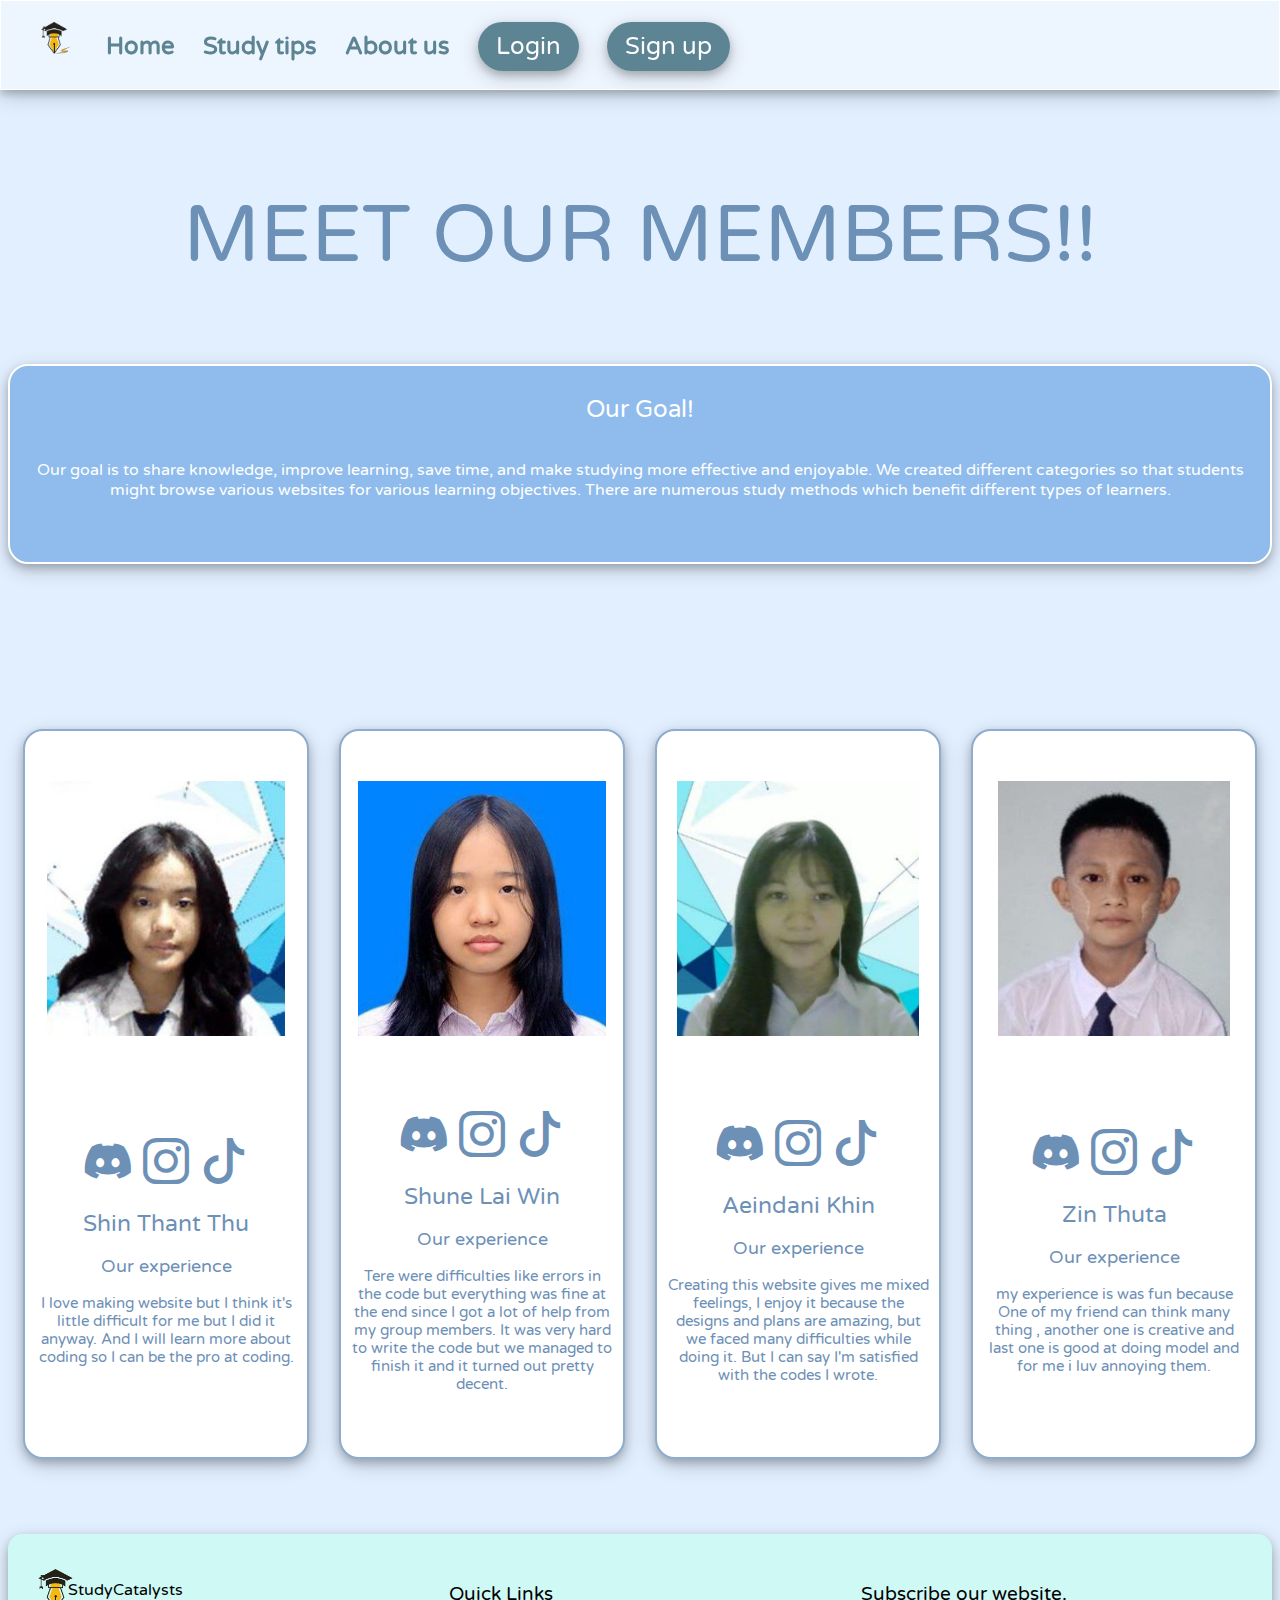
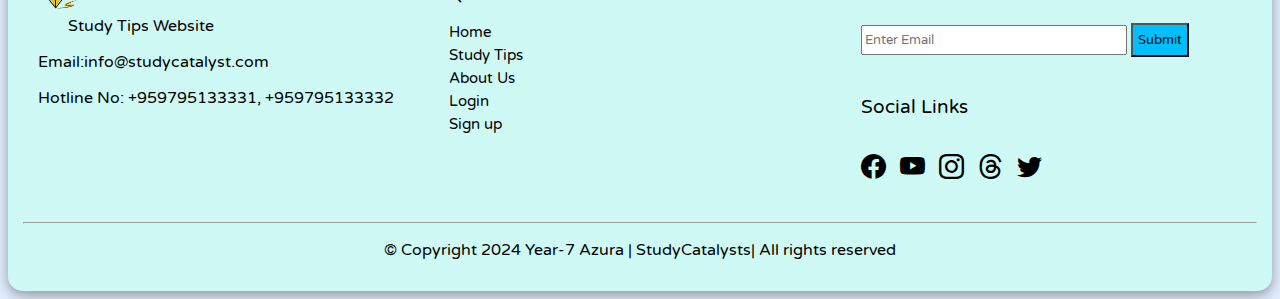
<file: about_us.html>
<!DOCTYPE html>
<html lang="en">

<head>
    <meta charset="UTF-8">
    <meta http-equiv="X-UA-Compatible" content="IE=edge">
    <meta name="viewport" content="width=device-width, initial-scale=1.0">
    <title>Webpagename | About Us</title>
    <link rel="stylesheet" href="about_us.css">
    <link rel="stylesheet" href="column.css">
    <link rel="stylesheet" href="nav.css">
    <link rel="stylesheet" href="footer.css">
    <link rel="stylesheet" href="https://cdn.jsdelivr.net/npm/bootstrap-icons@1.11.3/font/bootstrap-icons.min.css">
    <link rel="preconnect" href="https://fonts.googleapis.com">
    <link rel="preconnect" href="https://fonts.gstatic.com" crossorigin>
    <link
        href="https://fonts.googleapis.com/css2?family=Nunito:ital,wght@0,200..1000;1,200..1000&family=Varela+Round&display=swap"
        rel="stylesheet">
</head>

<body>

 <!--Navbar start-->
 <nav class="navbar">
    <ul>
        <li><a href="index.html"><img src="image_1/logo.png" class="logo"></a></li>
        <li><a href="index.html" class="nav_item">Home</a></li>
        <li><a href="studytips_1.html" class="nav_item">Study tips</a></li>
        <li><a href="about_us.html" class="nav_item">About us</a></li>
        <li><a href="login.html" class="login">Login</a></li>
        <li><a href="register.html" class="login">Sign up</a></li>
    </ul>
</nav>
<!--Navbar end-->
<br><br><br><br><br>
    <p class="title">MEET OUR MEMBERS!!</p>
    <div class="goal">
        <h2>Our Goal!</h2>
        <br>
        <p>Our goal is to share knowledge, improve learning, save time, and make studying more effective and enjoyable. We created different categories so that students might browse various websites for various learning objectives. There are numerous study methods which benefit different types of learners.</p>
    </div>
     <div class="card-container">
        <div class="row">

            <div class="col-3 col-s-12 cnn">
                <div class="container">
                    <img src="image_1/STT.jpg" alt="" class="pfp">
                    <div class="overlay">
                        <div class="text">
                            <i class="bi bi-discord"></i>
                            <i class="bi bi-instagram"></i>
                            <i class="bi bi-tiktok"></i>
                            
                        </div>
                        <div  class="nameninfo" ><h2>Shin Thant Thu</h2>
                            <h3>Our experience</h3>
                            <p>I love making website but I think it's little difficult for me but I did it anyway. And I will learn more about coding so I can be the pro at coding. </p>
                        </div>
                    </div>
                </div>
            </div>
            <div class="col-3 col-s-12 cnn">
                <div class="container">
                    <img src="image_1/SLW.jpg" alt=""  class="pfp">
                    <div class="overlay">
                        <div class="text">
                            <i class="bi bi-discord"></i>
                            <i class="bi bi-instagram"></i>
                            <i class="bi bi-tiktok"></i>
                            
                        </div>
                        <div class="nameninfo" ><h2>Shune Lai Win</h2>
                            <h3>Our experience</h3>
                            <p>
                               Tere were difficulties like errors in the code but everything was fine at the end since I got a lot of help from my group members. It was very hard to write the code but we managed to finish it and it turned out pretty decent.</p>
                        </div>
                    </div>
                </div>
            </div>
            <div class="col-3 col-s-12 cnn">
                <div class="container">
                    <img src="image_1/AK.jpg" alt=""  class="pfp">
                    <div class="overlay">
                        <div class="text">
                            <i class="bi bi-discord"></i>
                            <i class="bi bi-instagram"></i>
                            <i class="bi bi-tiktok"></i>
                        </div>
                        <div class="nameninfo"><h2>Aeindani Khin</h2>
                            <h3>Our experience</h3>
                            <p>Creating this website gives me mixed feelings, I enjoy it because the designs and plans are amazing, but we faced many difficulties while doing it. But I can say I'm satisfied with the codes I wrote.</p>
                        </div>
                    </div>
                </div>
            </div>
            <div class="col-3 col-s-12 cnn">
                <div class="container">
                    <img src="image_1/ZTT.jpg" alt=""  class="pfp">
                    <div class="overlay">
                        <div class="text">
                            <i class="bi bi-discord"></i>
                            <i class="bi bi-instagram"></i>
                            <i class="bi bi-tiktok"></i>
                        </div>
                        <div class="nameninfo"><h2 class="ZTT">  Zin Thuta</h2>
                            <h3>Our experience</h3>
                            <p>my experience is was fun because One of my friend can think many thing , another one is creative and last one is good at doing model and for me i luv annoying them.</p>
                        </div>
                    </div>
                </div>
            </div>
        </div>
    </div>
    <br><br>
    <footer>
        <div class="row">
            <div class="col-s-4">
                <a href="#" class="logo"><img src="image_1/logo.png" alt="logo" width="40px" height="40px"></a>
                <p>StudyCatalysts</p>
                <p>Study Tips Website</p>
                <p>Email:info@studycatalyst.com</p>
                <p>Hotline No: +959795133331, +959795133332</p>
            </div>
            <div class="col-s-4 footer_link">
                <h3>Quick Links</h3>
                <a href="index.html">Home</a>
                <a href="studytips_1.html">Study Tips</a>
                <a href="about_us.html">About Us</a>
                <a href="login.html">Login</a>
                <a href="register.html">Sign up</a>
            </div>
            <div class="col-s-4 subscribe">
                <h3>Subscribe our website.</h3>
                <div>
                    <input type="email" name="email" placeholder="Enter Email"  style="height:30px;width:70%;">
                    <button type="submit" style=" padding:7px 5px;background-color:deepskyblue;">Submit</button><br><br>
                </div>
                <h3>Social Links</h3>
                <ul>
                    <li><a href="https://www.facebook.com/profile.php?id=61559078489565&mibextid=ZbWKwL" class="bi bi-facebook"></a></li>
                    <li><a class="bi bi-youtube"></a></li>
                    <li><a class="bi bi-instagram"></a></li>
                    <li><a class="bi bi-threads"></a></li>
                    <li><a class="bi bi-twitter"></a></li>
                </ul>
            </div>
        </div>
        <hr>
        <p class="copyright">© Copyright 2024 Year-7 Azura | StudyCatalysts| All rights
            reserved</p>
    </footer>
</body>

</html>
</file>
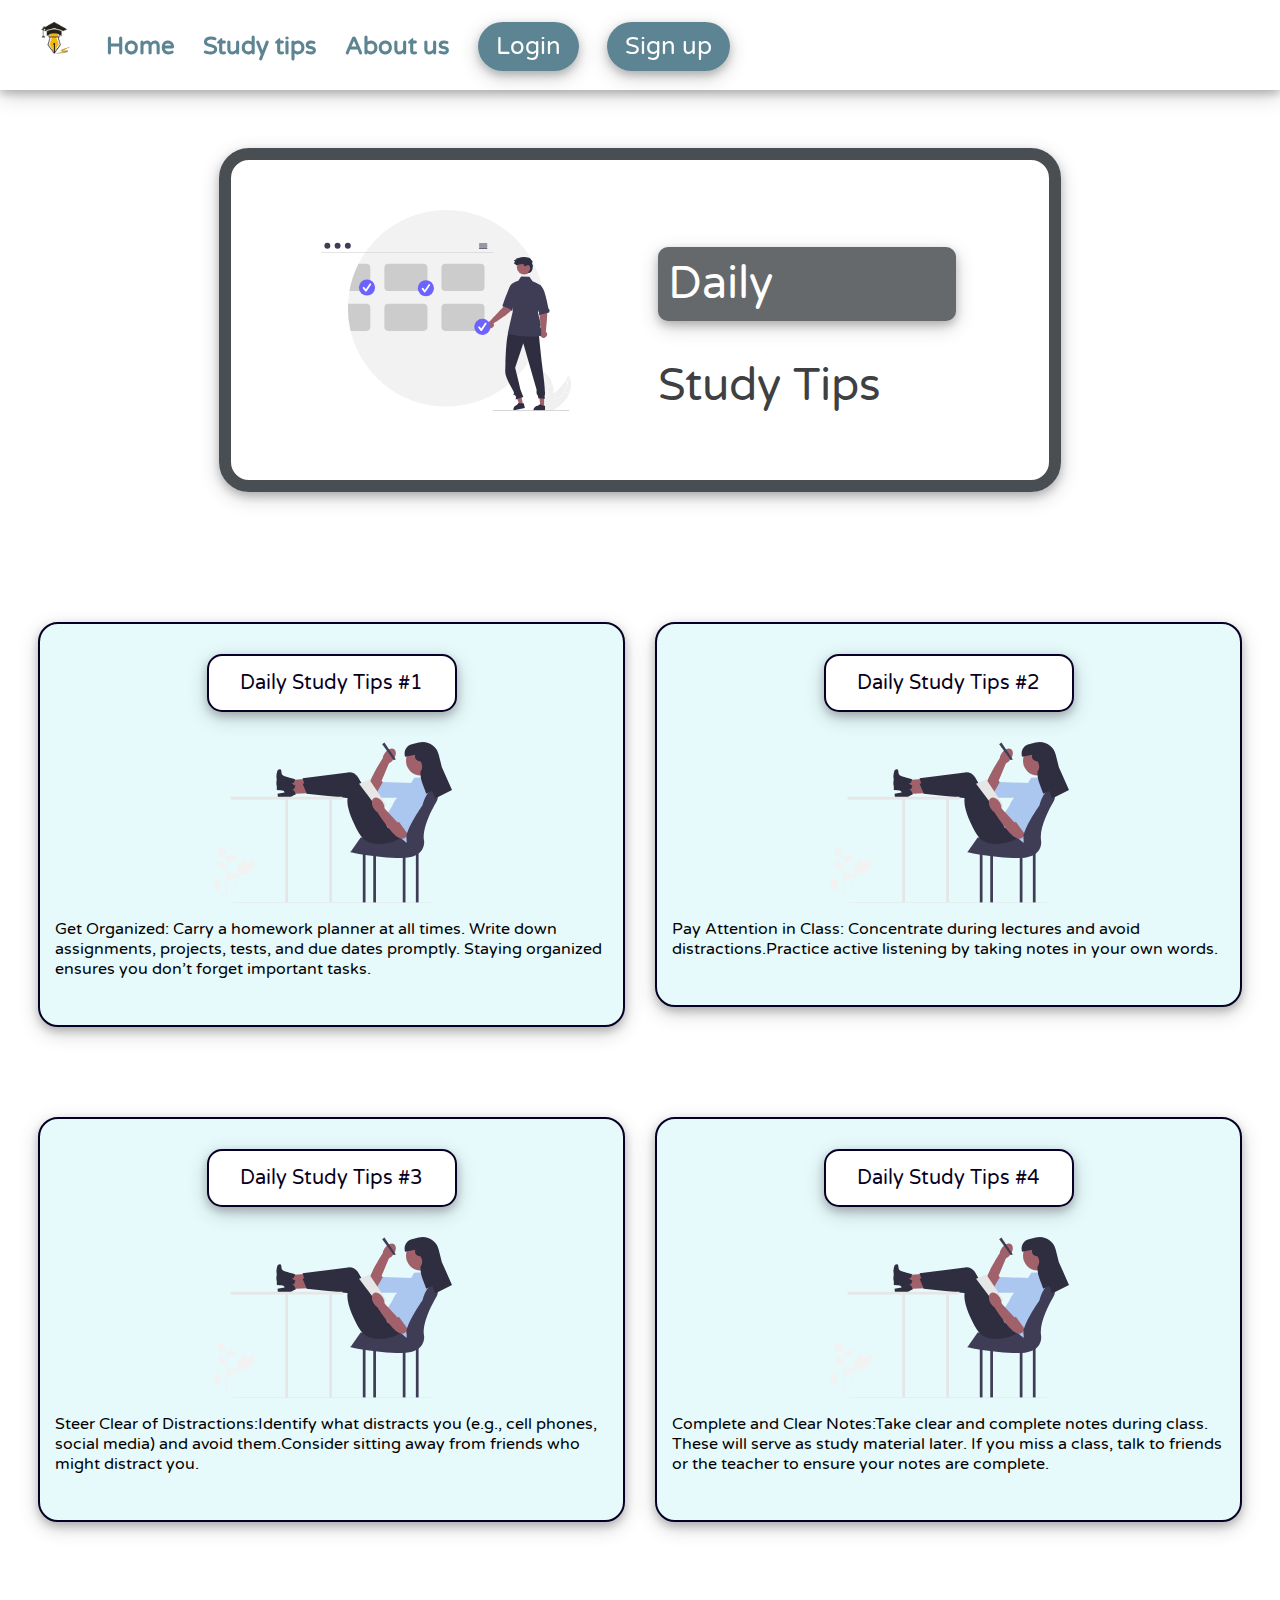
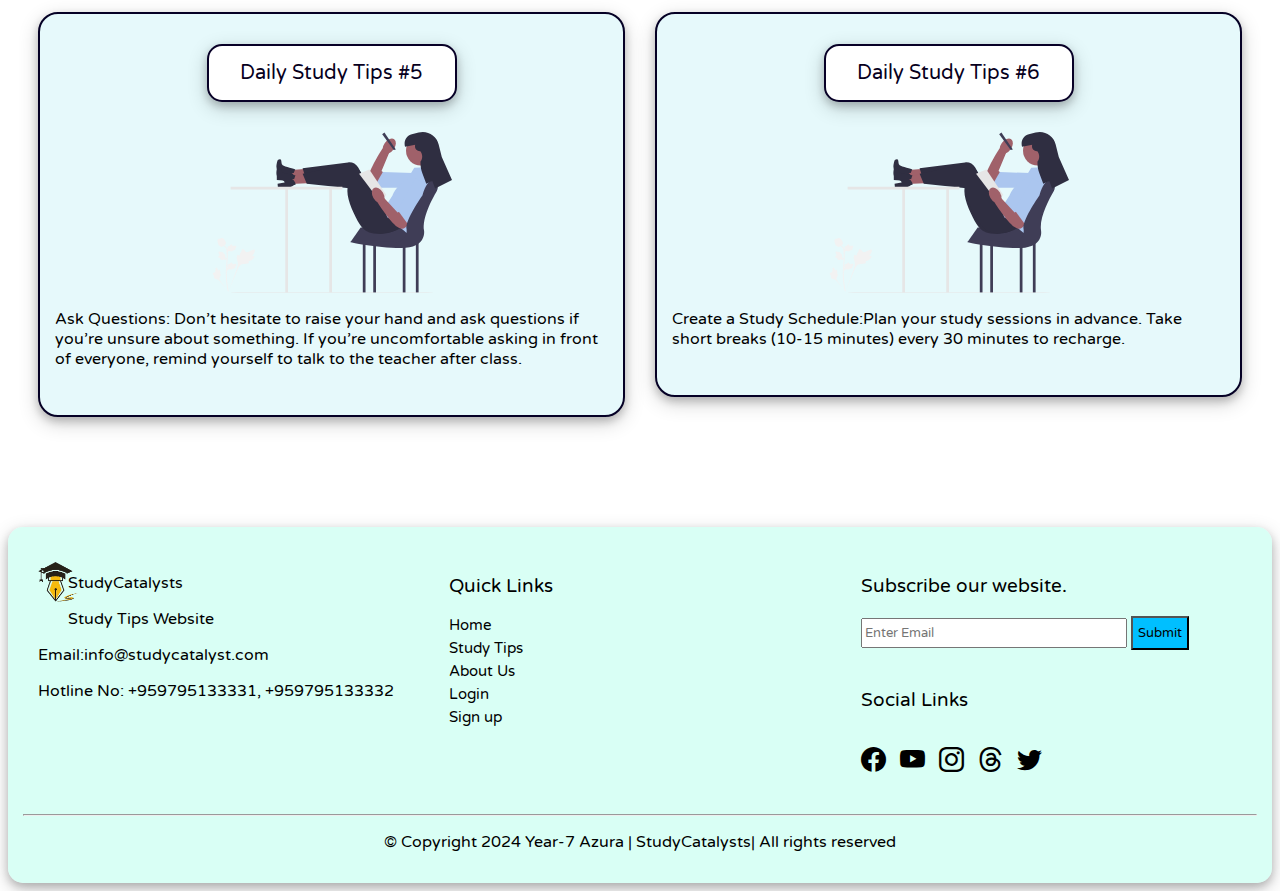
<file: daily-study-tips.html>
<!DOCTYPE html>
<html lang="en">

<head>
    <meta charset="UTF-8">
    <meta name="viewport" content="width=device-width, initial-scale=1.0">
    <title>StudyCatalysts | Daily study tips</title>
    <link rel="stylesheet" href="column.css">
    <link rel="stylesheet" href="daily-study-tips.css">
    <link rel="stylesheet" href="nav.css">
    <link rel="icon" type="image_1/x-icon" href="image_1/logo.png">
    <link rel="stylesheet" href="https://cdn.jsdelivr.net/npm/bootstrap-icons@1.11.1/font/bootstrap-icons.css">

    <link rel="preconnect" href="https://fonts.googleapis.com">
    <link rel="preconnect" href="https://fonts.gstatic.com" crossorigin>
    <link href="https://fonts.googleapis.com/css2?family=Nunito:ital,wght@0,200..1000;1,200..1000&family=Varela+Round&display=swap" rel="stylesheet">
</head>

<body>
    <section>
         <!--Navbar start-->
    <nav class="navbar">
        <ul>
            <li><a href="index.html"><img src="image_1/logo.png" class="logo"></a></li>
            <li><a href="index.html" class="nav_item">Home</a></li>
            <li><a href="studytips_1.html" class="nav_item">Study tips</a></li>
            <li><a href="about_us.html" class="nav_item">About us</a></li>
            <li><a href="login.html" class="login">Login</a></li>
            <li><a href="register.html" class="login">Sign up</a></li>
            <link rel="stylesheet" href="footer.css">
        </ul>
    </nav>
    <!--Navbar end-->
    </section>
    <br><br><br><br><br><br>
    <section>
        <div class="row row2">
            <div class="col-8 con1">
                <div class="row">
                    <div class="col-3 con3">
                        <img src="image_1/Book_20.svg" class="con6" alt="Book-21">
                    </div>
                    <div class="col-5 con7">
                        <h2 class="title1">Daily</h2>
                        <h2 class="title2">Study Tips</h2>
                    </div>
                </div>
            </div>
        </div>
    </section>
    <br><br><br><br><br>
    <div class="study_container">
        <div class="row" style="display:flex;justify-content:center;flex-wrap:wrap;">
            <div class="col-12">
                <div class="row" style="display:flex;justify-content:center;flex-wrap:wrap;">
                    <div class="col-6 col-s-6">
                        <div class="card-container">
                            <div class="header">
                                Daily Study Tips #1
                            </div>
                            <img src="image_1/study1.svg" class="image">
                            <div class="tips">
                                <div class="text">
                                    <p>Get Organized: Carry a homework planner at all times. Write down assignments, projects, tests, and due dates promptly. Staying organized ensures you don’t forget important tasks.
                                    </p>
                                </div>
                            </div>
                        </div>
                    </div>
                    <div class="col-6 col-s-6">
                        <div class="card-container">
                            <div class="header">
                                Daily Study Tips #2
                            </div>
                            <img src="image_1/study1.svg" class="image">
                            <div class="tips">
                                <div class="text">
                                    <p>Pay Attention in Class: Concentrate during lectures and avoid distractions.Practice active listening by taking notes in your own words.
                                    </p>
                                </div>
                            </div>
                        </div>
                    </div>
                    <div class="col-6 col-s-6">
                        <div class="card-container">
                            <div class="header">
                                Daily Study Tips #3
                            </div>
                            <img src="image_1/study1.svg" class="image">
                            <div class="tips">
                                <div class="text">
                                    <p>Steer Clear of Distractions:Identify what distracts you (e.g., cell phones, social media) and avoid them.Consider sitting away from friends who might distract you.
                                    </p>
                                </div>
                            </div>
                        </div>
                    </div>
                    <div class="col-6 col-s-6">
                        <div class="card-container">
                            <div class="header">
                                Daily Study Tips #4
                            </div>
                            <img src="image_1/study1.svg" class="image">
                            <div class="tips">
                                <div class="text">
                                    <p>Complete and Clear Notes:Take clear and complete notes during class. These will serve as study material later. If you miss a class, talk to friends or the teacher to ensure your notes are complete.
                                    </p>
                                </div>
                            </div>
                        </div>
                    </div>
                    <div class="col-6 col-s-6">
                        <div class="card-container">
                            <div class="header">
                                Daily Study Tips #5
                            </div>
                            <img src="image_1/study1.svg" class="image">
                            <div class="tips">
                                <div class="text">
                                    <p>Ask Questions: Don’t hesitate to raise your hand and ask questions if you’re unsure about something. If you’re uncomfortable asking in front of everyone, remind yourself to talk to the teacher after class.

                                    </p>
                                </div>
                            </div>
                        </div>
                    </div>
                    <div class="col-6 col-s-6">
                        <div class="card-container">
                            <div class="header">
                                Daily Study Tips #6
                            </div>
                            <img src="image_1/study1.svg" class="image">
                            <div class="tips">
                                <div class="text">
                                    <p>Create a Study Schedule:Plan your study sessions in advance. Take short breaks (10-15 minutes) every 30 minutes to recharge.
                                    </p>
                                </div>
                            </div>
                        </div>
                    </div>
                </div>
            </div>
        </div>
    </div>
</body>
<footer>
    <div class="row">
        <div class="col-s-4">
            <a href="#" class="logo"><img src="image_1/logo.png" alt="logo" width="40px" height="40px"></a>
            <p>StudyCatalysts</p>
            <p>Study Tips Website</p>
            <p>Email:info@studycatalyst.com</p>
            <p>Hotline No: +959795133331, +959795133332</p>
        </div>
        <div class="col-s-4 footer_link">
            <h3>Quick Links</h3>
            <a href="index.html">Home</a>
                <a href="studytips_1.html">Study Tips</a>
                <a href="about_us.html">About Us</a>
                <a href="login.html">Login</a>
                <a href="register.html">Sign up</a>
        </div>
        <div class="col-s-4 subscribe">
            <h3>Subscribe our website.</h3>
            <div>
                <input type="email" name="email" placeholder="Enter Email"  style="height:30px;width:70%;">
                <button type="submit" style=" padding:7px 5px;background-color:deepskyblue;">Submit</button><br><br>
            </div>
            <h3>Social Links</h3>
            <ul>
                <li><a href="https://www.facebook.com/profile.php?id=61559078489565&mibextid=ZbWKwL" class="bi bi-facebook"></a></li>
                <li><a class="bi bi-youtube"></a></li>
                <li><a class="bi bi-instagram"></a></li>
                <li><a class="bi bi-threads"></a></li>
                <li><a class="bi bi-twitter"></a></li>
            </ul>
        </div>
    </div>
    <hr>
    <p class="copyright">© Copyright 2024 Year-7 Azura | StudyCatalysts| All rights
        reserved</p>
</footer>
</html>
</file>
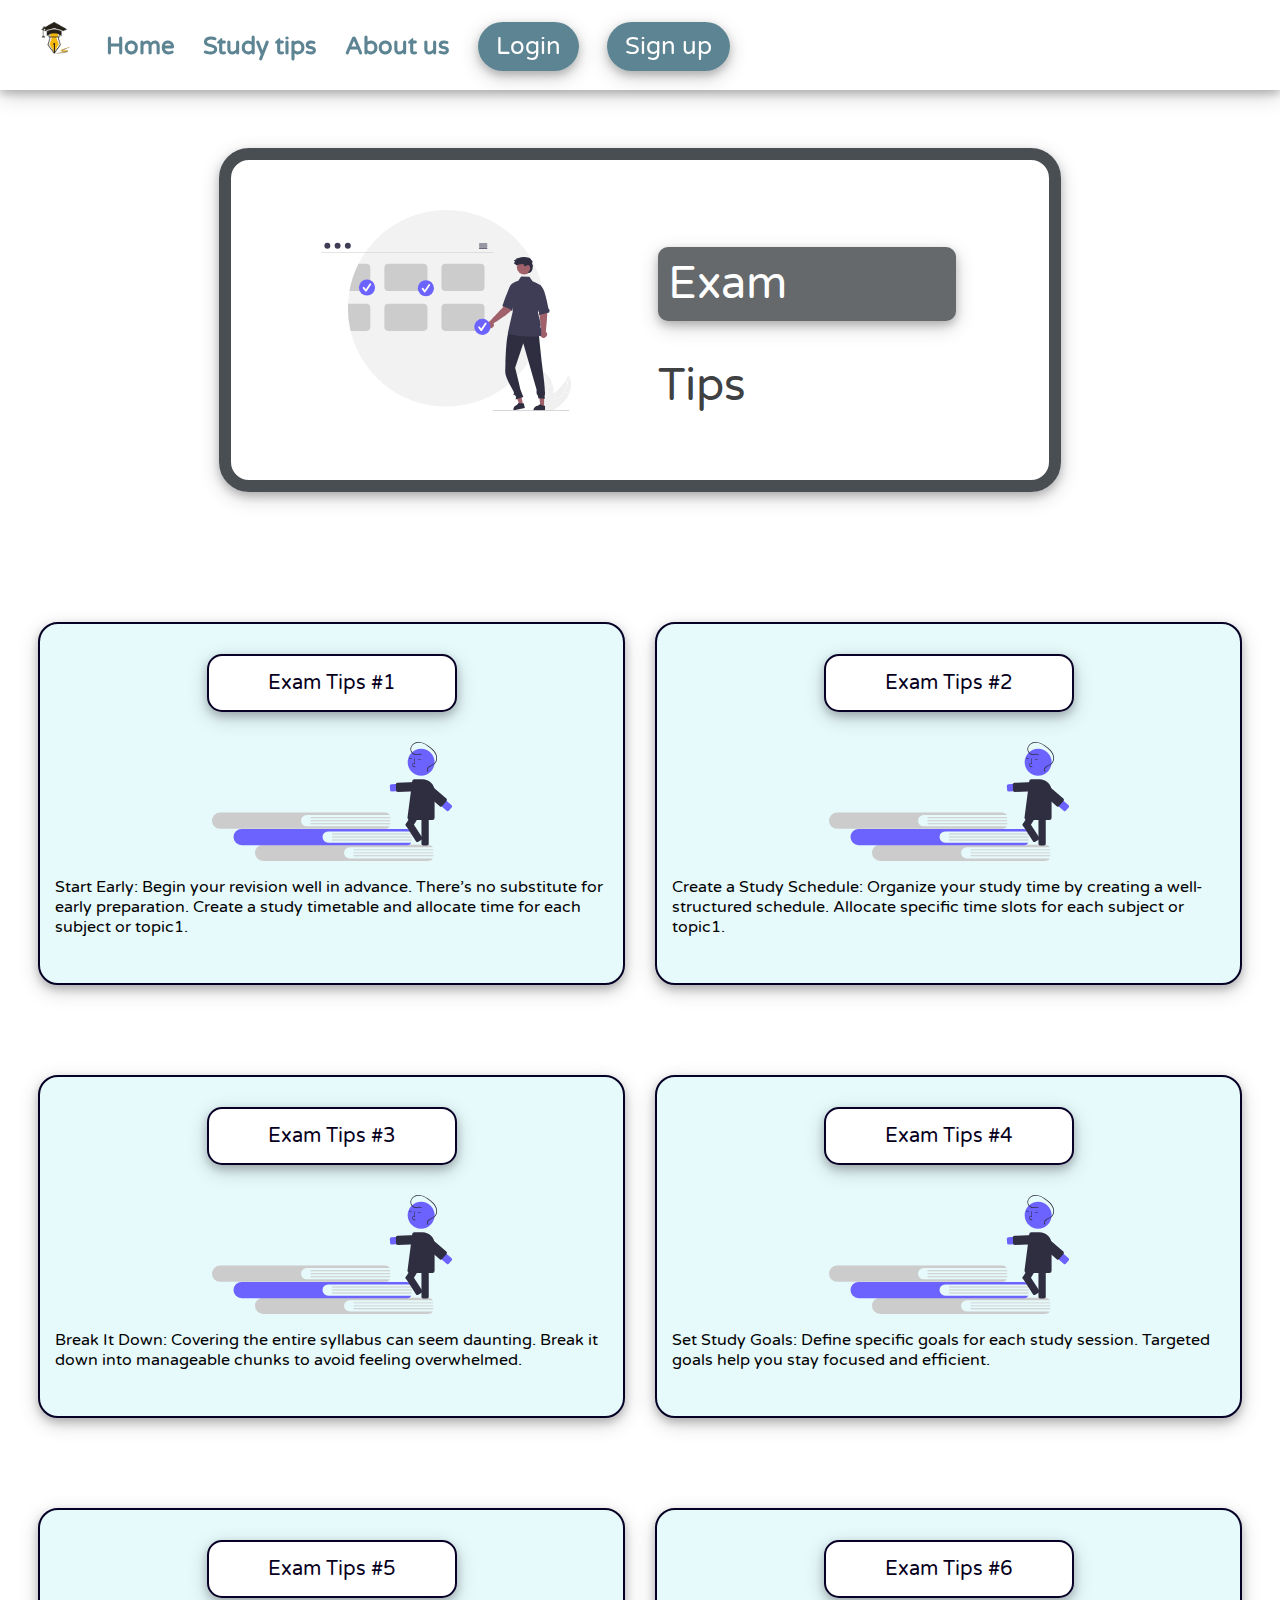
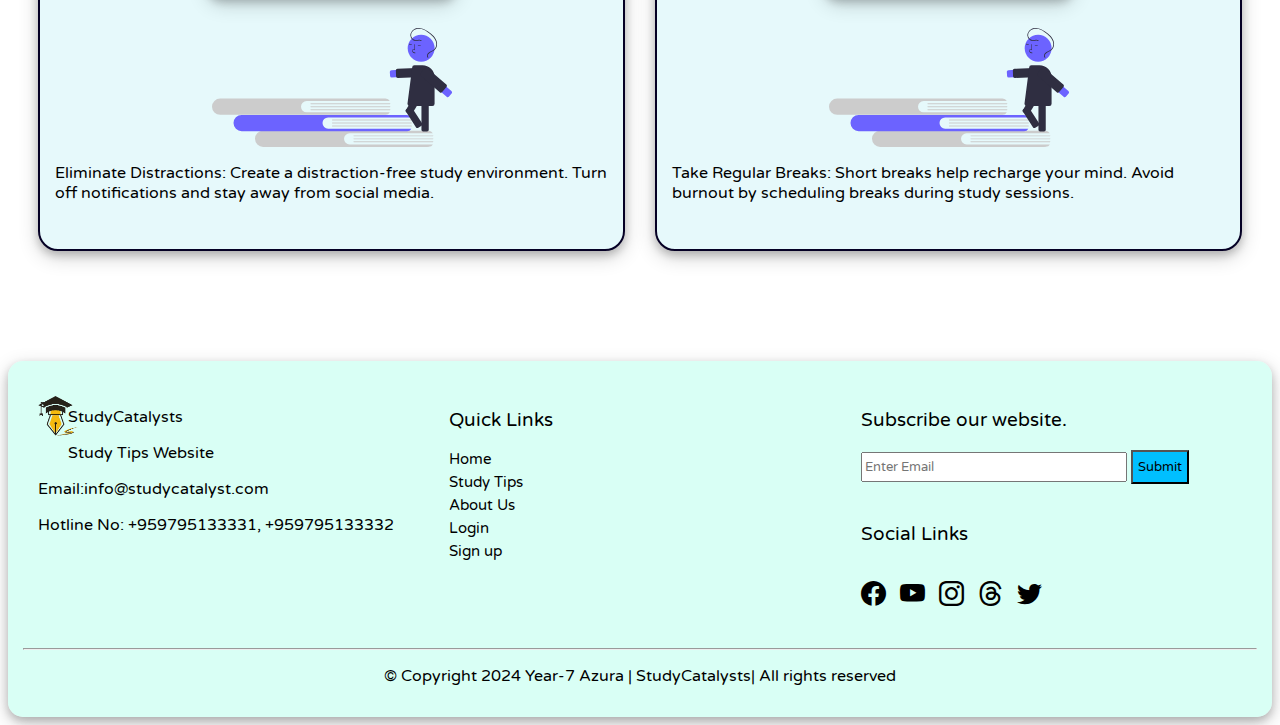
<file: exam-tips.html>
<!DOCTYPE html>
<html lang="en">

<head>
    <meta charset="UTF-8">
    <meta name="viewport" content="width=device-width, initial-scale=1.0">
    <title>StudyCatalysts | Exam tips</title>
    <link rel="stylesheet" href="column.css">
    <link rel="stylesheet" href="daily-study-tips.css">
    <link rel="stylesheet" href="nav.css">
    <link rel="icon" type="image_1/x-icon" href="image_1/logo.png">
    <link rel="stylesheet" href="https://cdn.jsdelivr.net/npm/bootstrap-icons@1.11.1/font/bootstrap-icons.css">

    <link rel="preconnect" href="https://fonts.googleapis.com">
    <link rel="preconnect" href="https://fonts.gstatic.com" crossorigin>
    <link href="https://fonts.googleapis.com/css2?family=Nunito:ital,wght@0,200..1000;1,200..1000&family=Varela+Round&display=swap" rel="stylesheet">
</head>

<body>
    <section>
         <!--Navbar start-->
    <nav class="navbar">
        <ul>
            <li><a href="index.html"><img src="image_1/logo.png" class="logo"></a></li>
            <li><a href="index.html" class="nav_item">Home</a></li>
            <li><a href="studytips_1.html" class="nav_item">Study tips</a></li>
            <li><a href="about_us.html" class="nav_item">About us</a></li>
            <li><a href="login.html" class="login">Login</a></li>
            <li><a href="register.html" class="login">Sign up</a></li>
            <link rel="stylesheet" href="footer.css">
        </ul>
    </nav>
    <!--Navbar end-->
    </section>
    <br><br><br><br><br><br>
    <section>
        <div class="row row2">
            <div class="col-8 con1">
                <div class="row">
                    <div class="col-3 con3">
                        <img src="image_1/Book_20.svg" class="con6" alt="Book-21">
                    </div>
                    <div class="col-5 con7">
                        <h2 class="title1">Exam</h2>
                        <h2 class="title2">Tips</h2>
                    </div>
                </div>
            </div>
        </div>
    </section>
    <br><br><br><br><br>
    <div class="study_container">
        <div class="row" style="display:flex;justify-content:center;flex-wrap:wrap;">
            <div class="col-12">
                <div class="row" style="display:flex;justify-content:center;flex-wrap:wrap;">
                    <div class="col-6 col-s-6">
                        <div class="card-container">
                            <div class="header">
                                Exam Tips #1
                            </div>
                            <img src="image_1/study2.svg" class="image">
                            <div class="tips">
                                <div class="text">
                                    <p>Start Early: Begin your revision well in advance. There’s no substitute for early preparation. Create a study timetable and allocate time for each subject or topic1.</p>
                                </div>
                            </div>
                        </div>
                    </div>
                    <div class="col-6 col-s-6">
                        <div class="card-container">
                            <div class="header">
                                Exam Tips #2
                            </div>
                            <img src="image_1/study2.svg" class="image">
                            <div class="tips">
                                <div class="text">
                                    <p>Create a Study Schedule: Organize your study time by creating a well-structured schedule. Allocate specific time slots for each subject or topic1.
                                    </p>
                                </div>
                            </div>
                        </div>
                    </div>
                    <div class="col-6 col-s-6">
                        <div class="card-container">
                            <div class="header">
                                Exam Tips #3
                            </div>
                            <img src="image_1/study2.svg" class="image">
                            <div class="tips">
                                <div class="text">
                                    <p>Break It Down: Covering the entire syllabus can seem daunting. Break it down into manageable chunks to avoid feeling overwhelmed.
                                    </p>
                                </div>
                            </div>
                        </div>
                    </div>
                    <div class="col-6 col-s-6">
                        <div class="card-container">
                            <div class="header">
                                Exam Tips #4
                            </div>
                            <img src="image_1/study2.svg" class="image">
                            <div class="tips">
                                <div class="text">
                                    <p>Set Study Goals: Define specific goals for each study session. Targeted goals help you stay focused and efficient.

                                    </p>
                                </div>
                            </div>
                        </div>
                    </div>
                    <div class="col-6 col-s-6">
                        <div class="card-container">
                            <div class="header">
                                Exam Tips #5
                            </div>
                            <img src="image_1/study2.svg" class="image">
                            <div class="tips">
                                <div class="text">
                                    <p>Eliminate Distractions: Create a distraction-free study environment. Turn off notifications and stay away from social media.

                                    </p>
                                </div>
                            </div>
                        </div>
                    </div>
                    <div class="col-6 col-s-6">
                        <div class="card-container">
                            <div class="header">
                                Exam Tips #6
                            </div>
                            <img src="image_1/study2.svg" class="image">
                            <div class="tips">
                                <div class="text">
                                    <p>Take Regular Breaks: Short breaks help recharge your mind. Avoid burnout by scheduling breaks during study sessions.

                                    </p>
                                </div>
                            </div>
                        </div>
                    </div>
                </div>
            </div>
        </div>
    </div>
</body>
<footer>
    <div class="row">
        <div class="col-s-4">
            <a href="#" class="logo"><img src="image_1/logo.png" alt="logo" width="40px" height="40px"></a>
            <p>StudyCatalysts</p>
            <p>Study Tips Website</p>
            <p>Email:info@studycatalyst.com</p>
            <p>Hotline No: +959795133331, +959795133332</p>
        </div>
        <div class="col-s-4 footer_link">
            <h3>Quick Links</h3>
            <a href="index.html">Home</a>
                <a href="studytips_1.html">Study Tips</a>
                <a href="about_us.html">About Us</a>
                <a href="login.html">Login</a>
                <a href="register.html">Sign up</a>
        </div>
        <div class="col-s-4 subscribe">
            <h3>Subscribe our website.</h3>
            <div>
                <input type="email" name="email" placeholder="Enter Email"  style="height:30px;width:70%;">
                <button type="submit" style=" padding:7px 5px;background-color:deepskyblue;">Submit</button><br><br>
            </div>
            <h3>Social Links</h3>
            <ul>
                <li><a href="https://www.facebook.com/profile.php?id=61559078489565&mibextid=ZbWKwL" class="bi bi-facebook"></a></li>
                <li><a class="bi bi-youtube"></a></li>
                <li><a class="bi bi-instagram"></a></li>
                <li><a class="bi bi-threads"></a></li>
                <li><a class="bi bi-twitter"></a></li>
            </ul>
        </div>
    </div>
    <hr>
    <p class="copyright">© Copyright 2024 Year-7 Azura | StudyCatalysts| All rights
        reserved</p>
</footer>
</html>
</file>
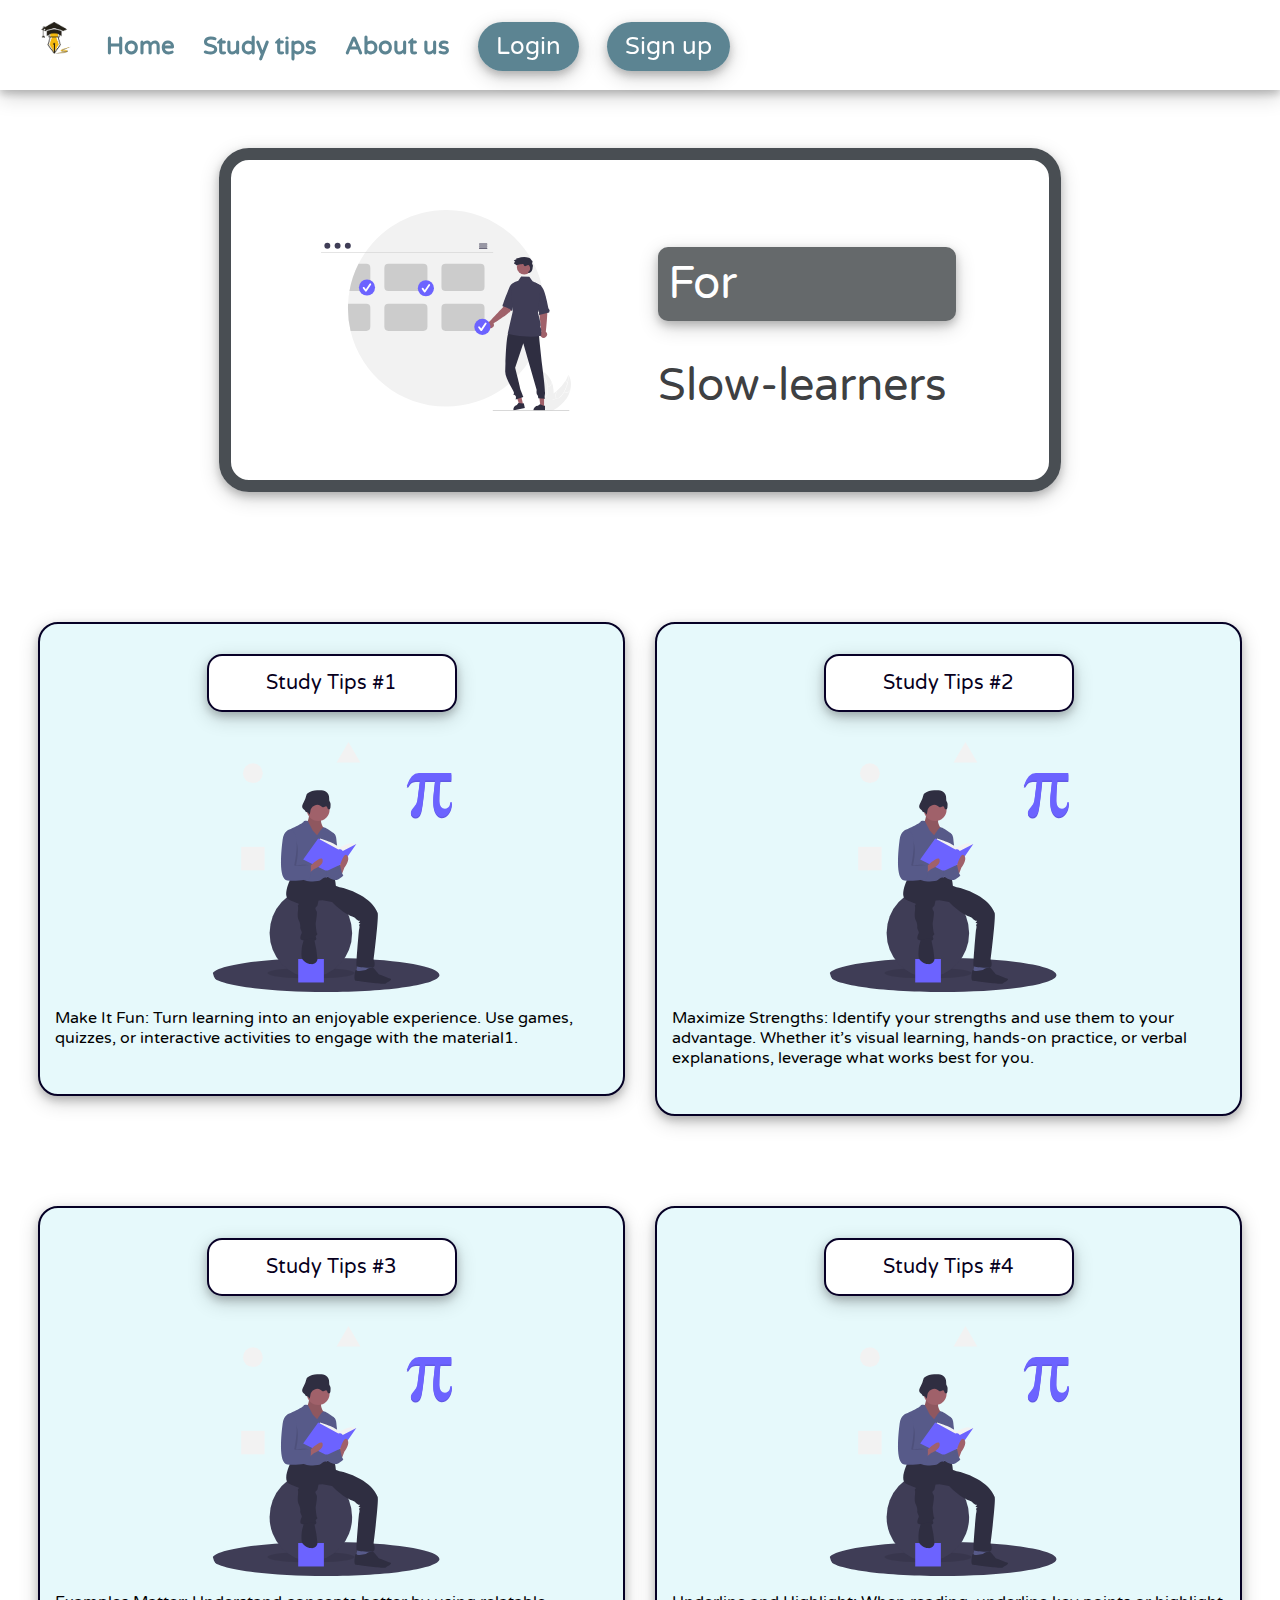
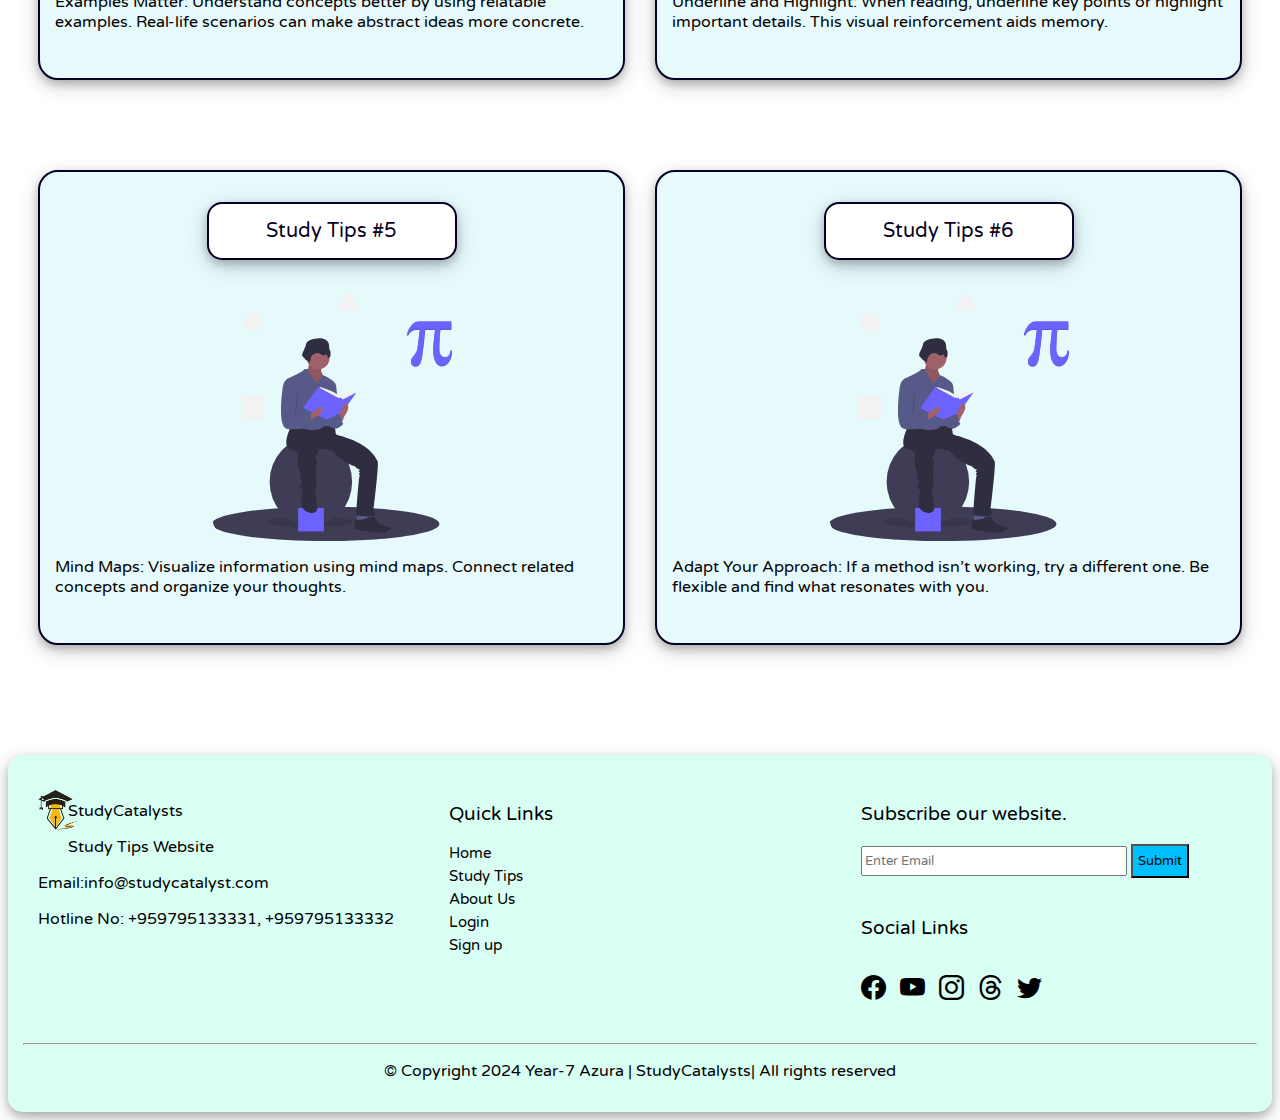
<file: for-slow-learners.html>
<!DOCTYPE html>
<html lang="en">

<head>
    <meta charset="UTF-8">
    <meta name="viewport" content="width=device-width, initial-scale=1.0">
    <title>StudyCatalysts | Slow learners</title>
    <link rel="stylesheet" href="column.css">
    <link rel="stylesheet" href="daily-study-tips.css">
    <link rel="stylesheet" href="nav.css">
    <link rel="icon" type="image_1/x-icon" href="image_1/logo.png">
    <link rel="stylesheet" href="https://cdn.jsdelivr.net/npm/bootstrap-icons@1.11.1/font/bootstrap-icons.css">

    <link rel="preconnect" href="https://fonts.googleapis.com">
    <link rel="preconnect" href="https://fonts.gstatic.com" crossorigin>
    <link href="https://fonts.googleapis.com/css2?family=Nunito:ital,wght@0,200..1000;1,200..1000&family=Varela+Round&display=swap" rel="stylesheet">
</head>

<body>
    <section>
         <!--Navbar start-->
    <nav class="navbar">
        <ul>
            <li><a href="index.html"><img src="image_1/logo.png" class="logo"></a></li>
            <li><a href="index.html" class="nav_item">Home</a></li>
            <li><a href="studytips_1.html" class="nav_item">Study tips</a></li>
            <li><a href="about_us.html" class="nav_item">About us</a></li>
            <li><a href="login.html" class="login">Login</a></li>
            <li><a href="register.html" class="login">Sign up</a></li>
            <link rel="stylesheet" href="footer.css">
        </ul>
    </nav>
    <!--Navbar end-->
    </section>
    <br><br><br><br><br><br>
    <section>
        <div class="row row2">
            <div class="col-8 con1">
                <div class="row">
                    <div class="col-3 con3">
                        <img src="image_1/Book_20.svg" class="con6" alt="Book-21">
                    </div>
                    <div class="col-5 con7">
                        <h2 class="title1">For</h2>
                        <h2 class="title2">Slow-learners</h2>
                    </div>
                </div>
            </div>
        </div>
    </section>
    <br><br><br><br><br>
    <div class="study_container">
        <div class="row" style="display:flex;justify-content:center;flex-wrap:wrap;">
            <div class="col-12">
                <div class="row" style="display:flex;justify-content:center;flex-wrap:wrap;">
                    <div class="col-6 col-s-6">
                        <div class="card-container">
                            <div class="header">
                                Study Tips #1
                            </div>
                            <img src="image_1/study6.svg" class="image">
                            <div class="tips">
                                <div class="text">
                                    <p>Make It Fun: Turn learning into an enjoyable experience. Use games, quizzes, or interactive activities to engage with the material1.
                                    </p>
                                </div>
                            </div>
                        </div>
                    </div>
                    <div class="col-6 col-s-6">
                        <div class="card-container">
                            <div class="header">
                                Study Tips #2
                            </div>
                            <img src="image_1/study6.svg" class="image">
                            <div class="tips">
                                <div class="text">
                                    <p>Maximize Strengths: Identify your strengths and use them to your advantage. Whether it’s visual learning, hands-on practice, or verbal explanations, leverage what works best for you.
                                    </p>
                                </div>
                            </div>
                        </div>
                    </div>
                    <div class="col-6 col-s-6">
                        <div class="card-container">
                            <div class="header">
                               Study Tips #3
                            </div>
                            <img src="image_1/study6.svg" class="image">
                            <div class="tips">
                                <div class="text">
                                    <p>Examples Matter: Understand concepts better by using relatable examples. Real-life scenarios can make abstract ideas more concrete.
                                    </p>
                                </div>
                            </div>
                        </div>
                    </div>
                    <div class="col-6 col-s-6">
                        <div class="card-container">
                            <div class="header">
                                Study Tips #4
                            </div>
                            <img src="image_1/study6.svg" class="image">
                            <div class="tips">
                                <div class="text">
                                    <p>Underline and Highlight: When reading, underline key points or highlight important details. This visual reinforcement aids memory.

                                    </p>
                                </div>
                            </div>
                        </div>
                    </div>
                    <div class="col-6 col-s-6">
                        <div class="card-container">
                            <div class="header">
                                Study Tips #5
                            </div>
                            <img src="image_1/study6.svg" class="image">
                            <div class="tips">
                                <div class="text">
                                    <p>Mind Maps: Visualize information using mind maps. Connect related concepts and organize your thoughts.

                                    </p>
                                </div>
                            </div>
                        </div>
                    </div>
                    <div class="col-6 col-s-6">
                        <div class="card-container">
                            <div class="header">
                                 Study Tips #6
                            </div>
                            <img src="image_1/study6.svg" class="image">
                            <div class="tips">
                                <div class="text">
                                    <p>Adapt Your Approach: If a method isn’t working, try a different one. Be flexible and find what resonates with you.
                                    </p>
                                </div>
                            </div>
                        </div>
                    </div>
                </div>
            </div>
        </div>
    </div>
</body>
<footer>
    <div class="row">
        <div class="col-s-4">
            <a href="#" class="logo"><img src="image_1/logo.png" alt="logo" width="40px" height="40px"></a>
            <p>StudyCatalysts</p>
            <p>Study Tips Website</p>
            <p>Email:info@studycatalyst.com</p>
            <p>Hotline No: +959795133331, +959795133332</p>
        </div>
        <div class="col-s-4 footer_link">
            <h3>Quick Links</h3>
            <a href="index.html">Home</a>
                <a href="studytips_1.html">Study Tips</a>
                <a href="about_us.html">About Us</a>
                <a href="login.html">Login</a>
                <a href="register.html">Sign up</a>
        </div>
        <div class="col-s-4 subscribe">
            <h3>Subscribe our website.</h3>
            <div>
                <input type="email" name="email" placeholder="Enter Email"  style="height:30px;width:70%;">
                <button type="submit" style=" padding:7px 5px;background-color:deepskyblue;">Submit</button><br><br>
            </div>
            <h3>Social Links</h3>
            <ul>
                <li><a href="https://www.facebook.com/profile.php?id=61559078489565&mibextid=ZbWKwL" class="bi bi-facebook"></a></li>
                <li><a class="bi bi-youtube"></a></li>
                <li><a class="bi bi-instagram"></a></li>
                <li><a class="bi bi-threads"></a></li>
                <li><a class="bi bi-twitter"></a></li>
            </ul>
        </div>
    </div>
    <hr>
    <p class="copyright">© Copyright 2024 Year-7 Azura | StudyCatalysts| All rights
        reserved</p>
</footer>
</html>
</file>
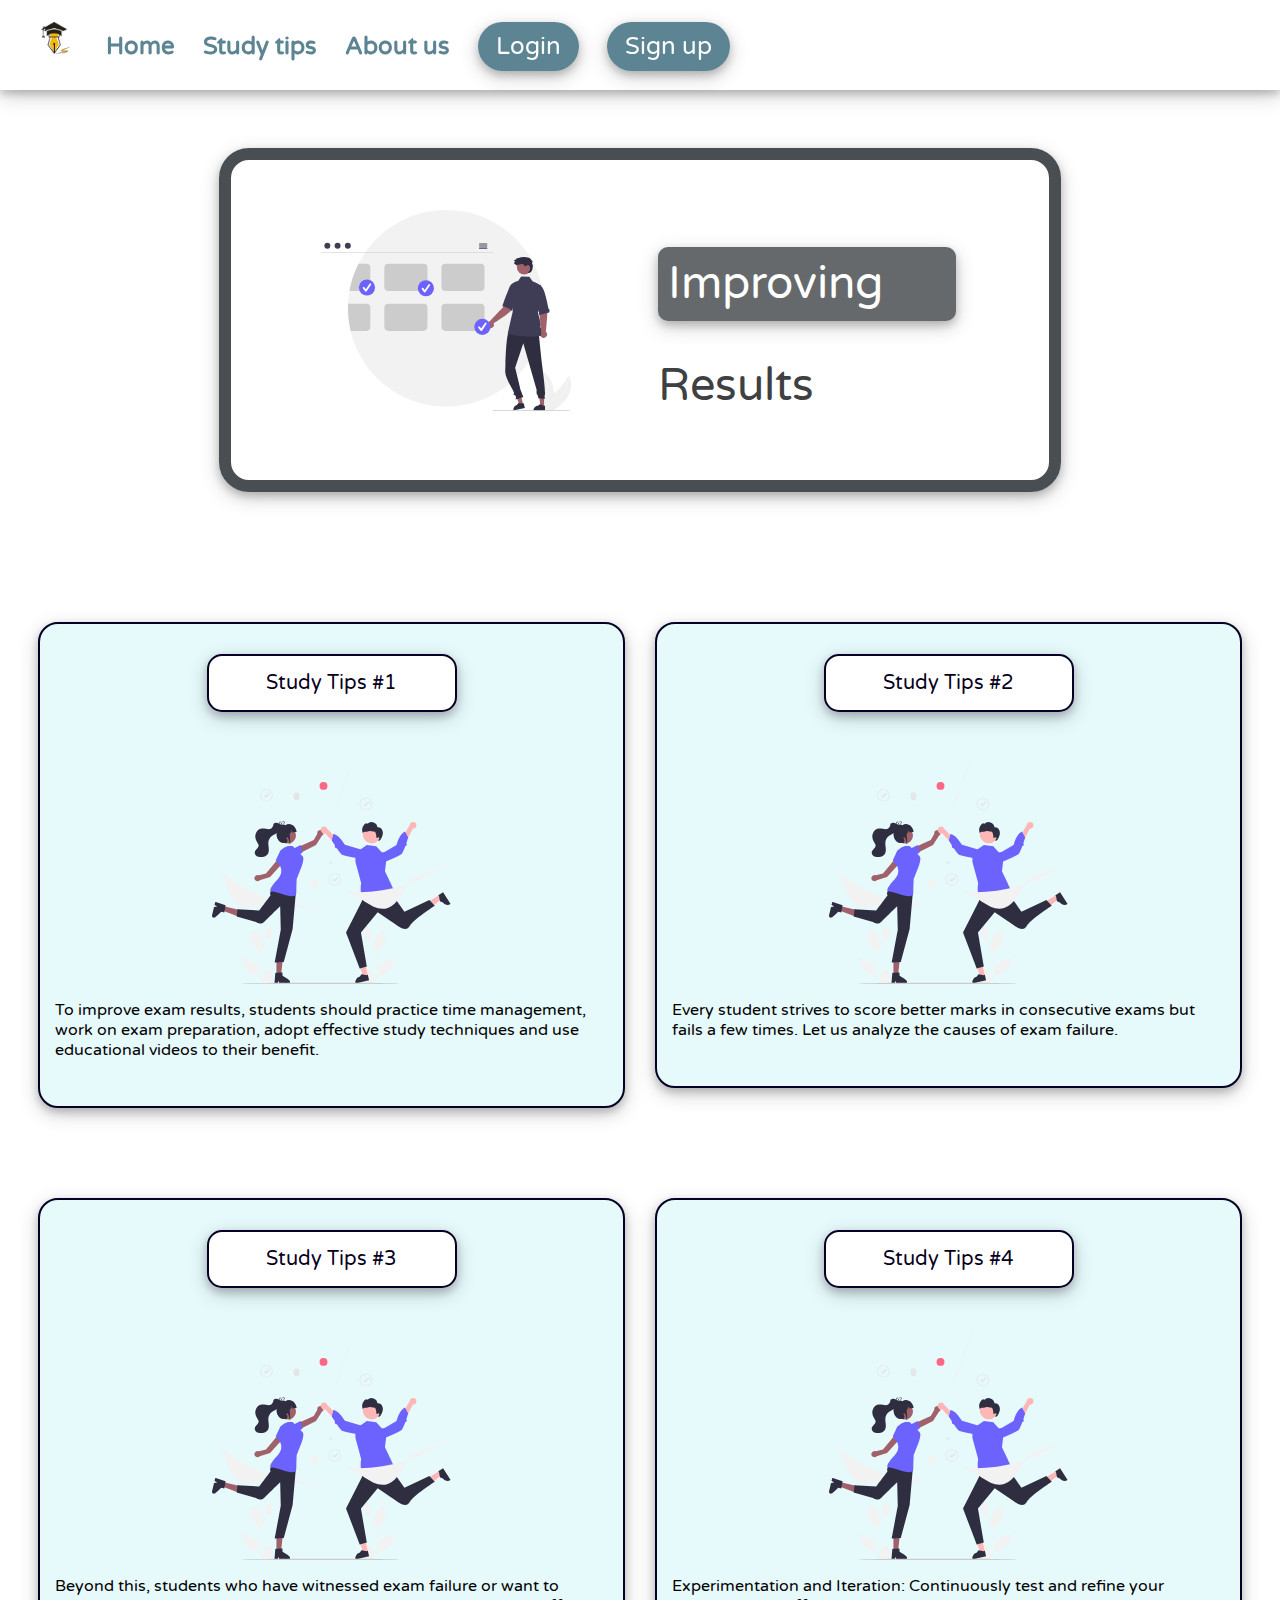
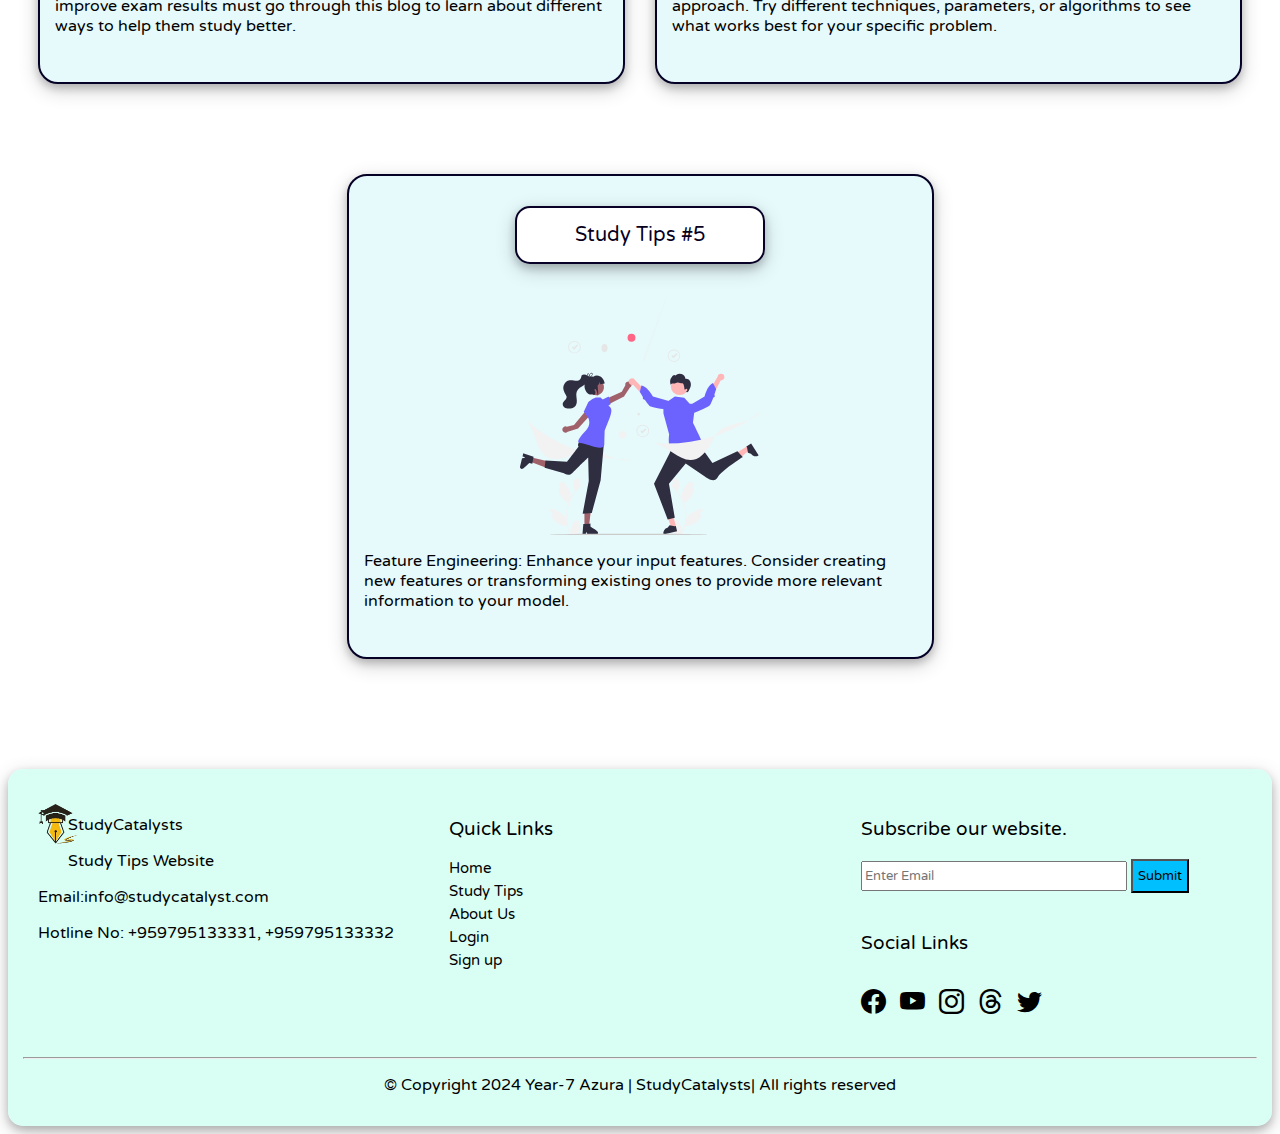
<file: improving-results.html>
<!DOCTYPE html>
<html lang="en">

<head>
    <meta charset="UTF-8">
    <meta name="viewport" content="width=device-width, initial-scale=1.0">
    <title>Improving results</title>
    <link rel="stylesheet" href="column.css">
    <link rel="stylesheet" href="daily-study-tips.css">
    <link rel="stylesheet" href="nav.css">
    <link rel="icon" type="image_1/x-icon" href="image_1/logo.png">
    <link rel="stylesheet" href="https://cdn.jsdelivr.net/npm/bootstrap-icons@1.11.1/font/bootstrap-icons.css">

    <link rel="preconnect" href="https://fonts.googleapis.com">
    <link rel="preconnect" href="https://fonts.gstatic.com" crossorigin>
    <link href="https://fonts.googleapis.com/css2?family=Nunito:ital,wght@0,200..1000;1,200..1000&family=Varela+Round&display=swap" rel="stylesheet">
</head>

<body>
    <section>
         <!--Navbar start-->
    <nav class="navbar">
        <ul>
            <li><a href="index.html"><img src="image_1/logo.png" class="logo"></a></li>
            <li><a href="index.html" class="nav_item">Home</a></li>
            <li><a href="studytips_1.html" class="nav_item">Study tips</a></li>
            <li><a href="about_us.html" class="nav_item">About us</a></li>
            <li><a href="login.html" class="login">Login</a></li>
            <li><a href="register.html" class="login">Sign up</a></li>
            <link rel="stylesheet" href="footer.css">
        </ul>
    </nav>
    <!--Navbar end-->
    </section>
    <br><br><br><br><br><br>
    <section>
        <div class="row row2">
            <div class="col-8 con1">
                <div class="row">
                    <div class="col-3 con3">
                        <img src="image_1/Book_20.svg" class="con6" alt="Book-21">
                    </div>
                    <div class="col-5 con7">
                        <h2 class="title1">Improving</h2>
                        <h2 class="title2">Results</h2>
                    </div>
                </div>
            </div>
        </div>
    </section>
    <br><br><br><br><br>
    <div class="study_container">
        <div class="row" style="display:flex;justify-content:center;flex-wrap:wrap;">
            <div class="col-12">
                <div class="row" style="display:flex;justify-content:center;flex-wrap:wrap;">
                    <div class="col-6 col-s-6">
                        <div class="card-container">
                            <div class="header">
                               Study Tips #1
                            </div>
                            <img src="image_1/study5.svg" class="image">
                            <div class="tips">
                                <div class="text">
                                    <p>To improve exam results, students should practice time management,
                                        work on exam preparation, adopt effective study techniques and use educational videos to their benefit.
                                        </p>
                                </div>
                            </div>
                        </div>
                    </div>
                    <div class="col-6 col-s-6">
                        <div class="card-container">
                            <div class="header">
                                Study Tips #2
                            </div>
                            <img src="image_1/study5.svg" class="image">
                            <div class="tips">
                                <div class="text">
                                    <p>Every student strives to score better marks in consecutive exams but fails a few times.
                                        Let us analyze the causes of exam failure.
                                        </p>
                                </div>
                            </div>
                        </div>
                    </div>
                    <div class="col-6 col-s-6">
                        <div class="card-container">
                            <div class="header">
                               Study Tips #3
                            </div>
                            <img src="image_1/study5.svg" class="image">
                            <div class="tips">
                                <div class="text">
                                    <p>Beyond this, students who have witnessed exam failure or want to improve exam results must go through this blog to learn about different ways to help them study better.
                                    </p>
                                </div>
                            </div>
                        </div>
                    </div>
                    <div class="col-6 col-s-6">
                        <div class="card-container">
                            <div class="header">
                               Study Tips #4
                            </div>
                            <img src="image_1/study5.svg" class="image">
                            <div class="tips">
                                <div class="text">
                                    <p>Experimentation and Iteration: Continuously test and refine your approach. Try different techniques, parameters, or algorithms to see what works best for your specific problem.
                                    </p>
                                </div>
                            </div>
                        </div>
                    </div>
                    <div class="col-6 col-s-6">
                        <div class="card-container">
                            <div class="header">
                               Study Tips #5
                            </div>
                            <img src="image_1/study5.svg" class="image">
                            <div class="tips">
                                <div class="text">
                                    <p>Feature Engineering: Enhance your input features. Consider creating new features or transforming existing ones to provide more relevant information to your model.

                                    </p>
                                </div>
                            </div>
                        </div>
                    </div>

                </div>
            </div>
        </div>
    </div>
</body>
<footer>
    <div class="row">
        <div class="col-s-4">
            <a href="#" class="logo"><img src="image_1/logo.png" alt="logo" width="40px" height="40px"></a>
            <p>StudyCatalysts</p>
            <p>Study Tips Website</p>
            <p>Email:info@studycatalyst.com</p>
            <p>Hotline No: +959795133331, +959795133332</p>
        </div>
        <div class="col-s-4 footer_link">
            <h3>Quick Links</h3>
            <a href="index.html">Home</a>
                <a href="studytips_1.html">Study Tips</a>
                <a href="about_us.html">About Us</a>
                <a href="login.html">Login</a>
                <a href="register.html">Sign up</a>
        </div>
        <div class="col-s-4 subscribe">
            <h3>Subscribe our website.</h3>
            <div>
                <input type="email" name="email" placeholder="Enter Email"  style="height:30px;width:70%;">
                <button type="submit" style=" padding:7px 5px;background-color:deepskyblue;">Submit</button><br><br>
            </div>
            <h3>Social Links</h3>
            <ul>
                <li><a href="https://www.facebook.com/profile.php?id=61559078489565&mibextid=ZbWKwL" class="bi bi-facebook"></a></li>
                <li><a class="bi bi-youtube"></a></li>
                <li><a class="bi bi-instagram"></a></li>
                <li><a class="bi bi-threads"></a></li>
                <li><a class="bi bi-twitter"></a></li>
            </ul>
        </div>
    </div>
    <hr>
    <p class="copyright">© Copyright 2024 Year-7 Azura | StudyCatalysts| All rights
        reserved</p>
</footer>
</html>
</file>
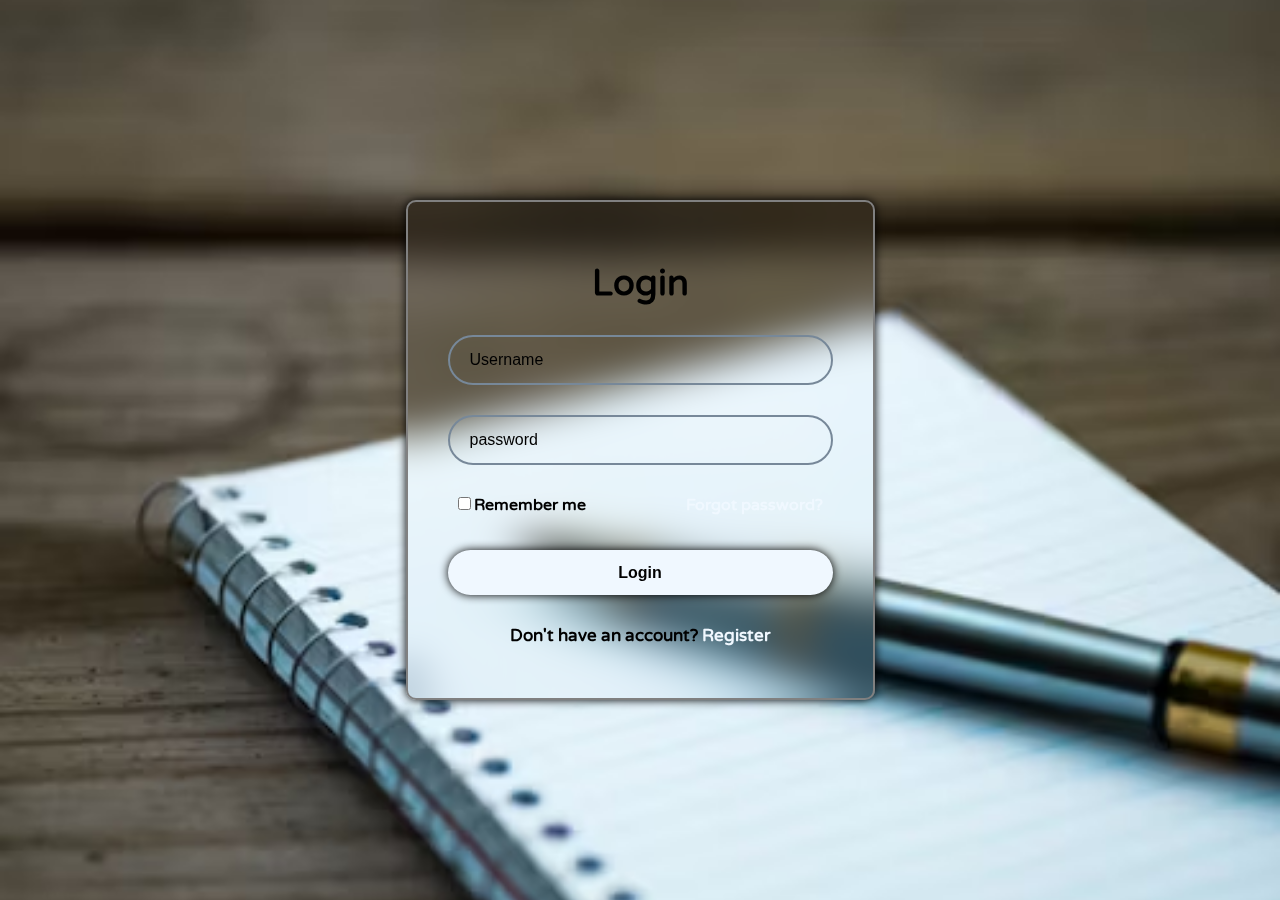
<file: login.html>
<!DOCTYPE html>
<html lang="en">
<head>
    <meta charset="UTF-8">
    <meta name="viewport" content="width=device-width, initial-scale=1.0">
    <title>StudyCatalysts | Login</title>
    <link href='https://unpkg.com/boxicons@2.1.4/css/boxicons.min.css' rel='stylesheet'>
    <link rel="stylesheet" href="style.css">
    <link rel="stylesheet" href="nav.css">
    <link rel="preconnect" href="https://fonts.googleapis.com">
    <link rel="preconnect" href="https://fonts.gstatic.com" crossorigin>
    <link href="https://fonts.googleapis.com/css2?family=Nunito:ital,wght@0,200..1000;1,200..1000&family=Varela+Round&display=swap" rel="stylesheet">
</head>
<body>

    <div class="row">
    <div class="container wrapper">
        <div class="col-4 col-s-10">
            <div class="row">
        <form action="">
            <h1 class="cacamowie">Login</h1>
            <div class="input-box">
                <input type="text" placeholder="Username" required>
            </div>
            <div class="input-box">
                <input type="password" placeholder="password" required >
            </div>
            <div class="remember-forgot">
                <label><input type="checkbox">Remember me</label>
                <a href="#">Forgot password?</a>
            </div>
            
            <button type="submit" class="bth">Login</button >
        
            <div class="register-link">
                <p>Don't have an account? <a href="#">Register</a></p>
            </div>
        </form>
    </div>
    </div>
    </div>
</div>
</body>
</html>
</file>
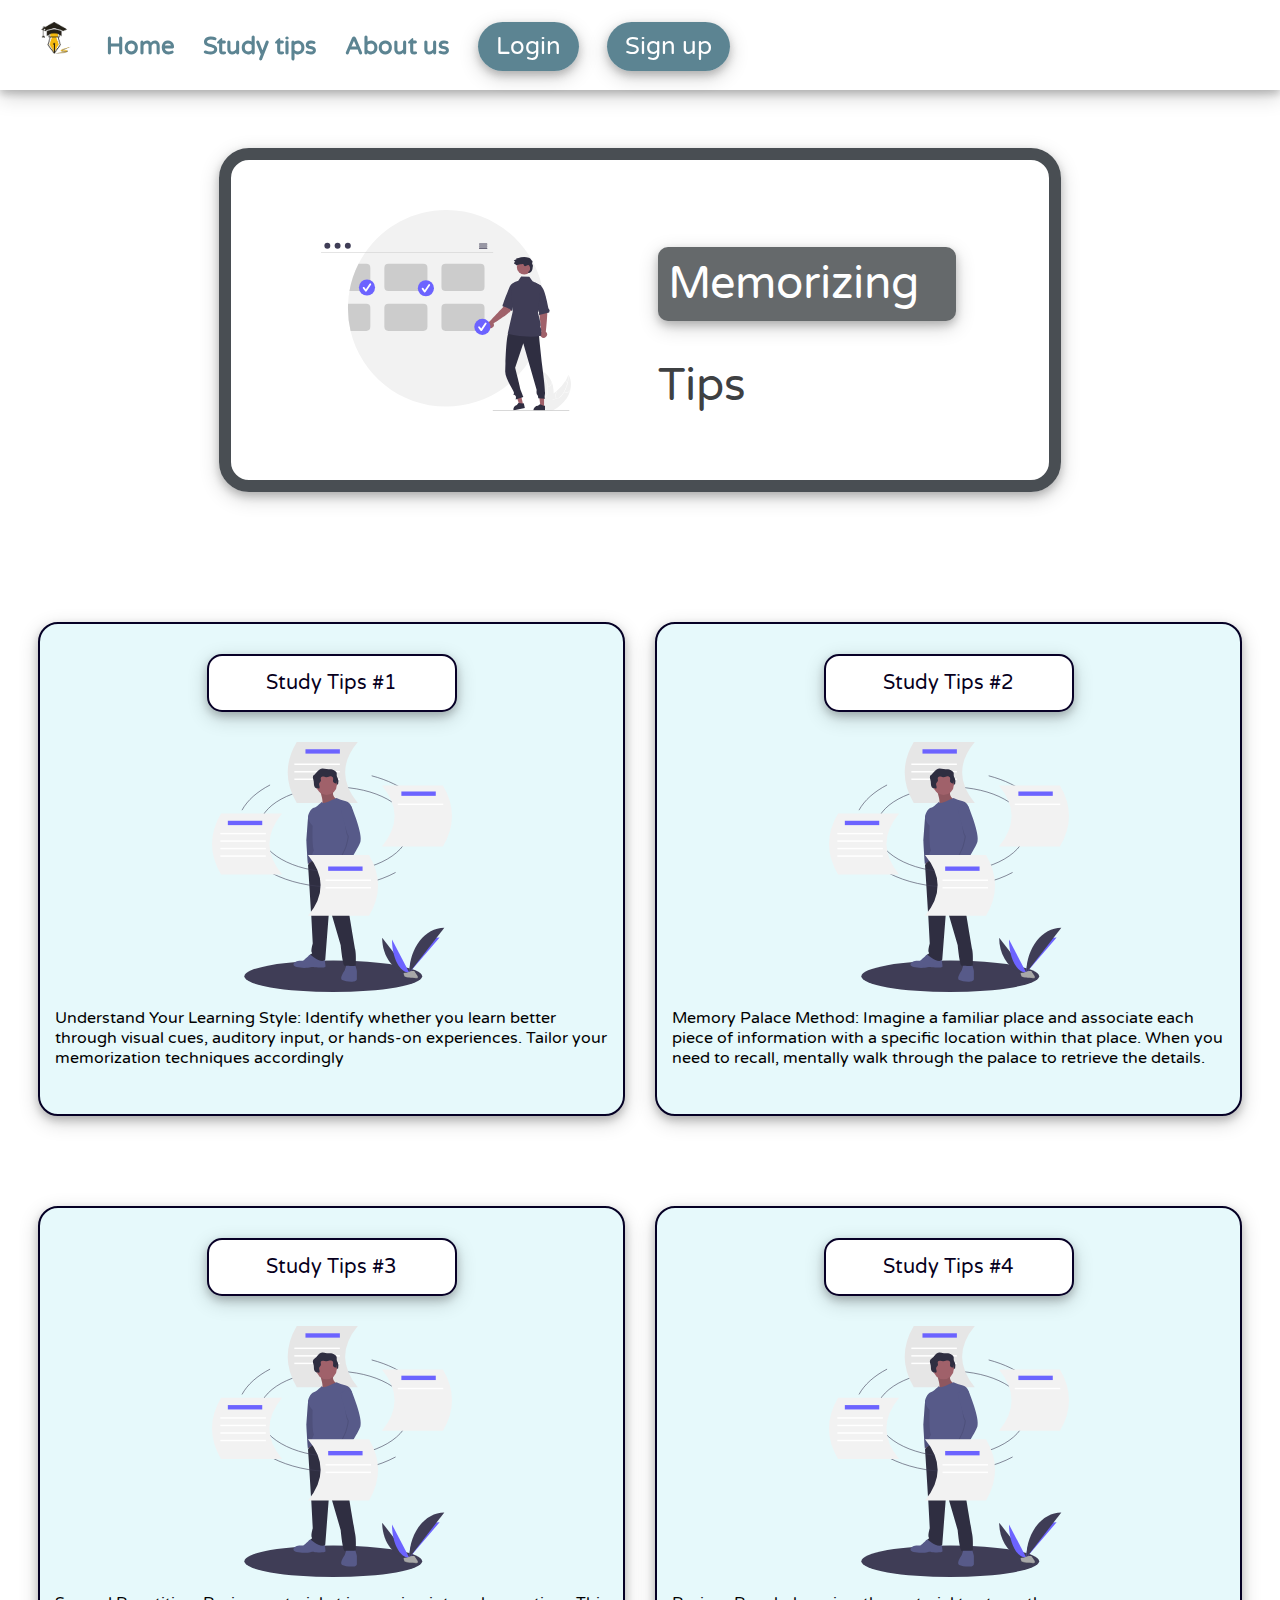
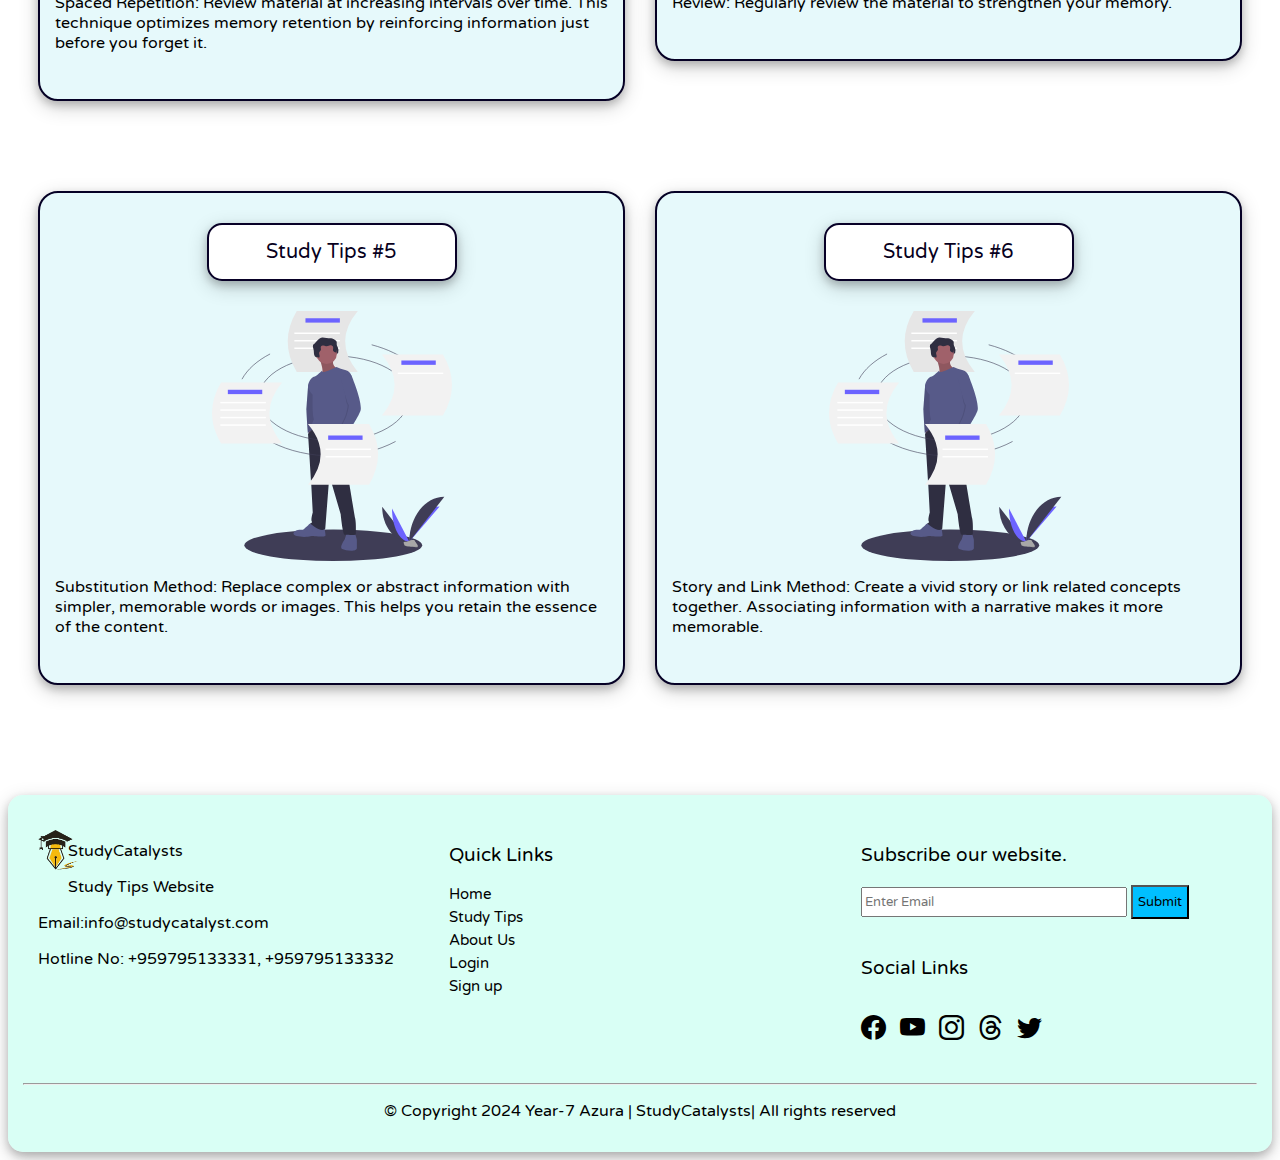
<file: memorizing.html>
<!DOCTYPE html>
<html lang="en">

<head>
    <meta charset="UTF-8">
    <meta name="viewport" content="width=device-width, initial-scale=1.0">
    <title>StudyCatalysts | Memorizing</title>
    <link rel="stylesheet" href="column.css">
    <link rel="stylesheet" href="daily-study-tips.css">
    <link rel="stylesheet" href="nav.css">
    <link rel="icon" type="image_1/x-icon" href="image_1/logo.png">
    <link rel="stylesheet" href="https://cdn.jsdelivr.net/npm/bootstrap-icons@1.11.1/font/bootstrap-icons.css">

    <link rel="preconnect" href="https://fonts.googleapis.com">
    <link rel="preconnect" href="https://fonts.gstatic.com" crossorigin>
    <link href="https://fonts.googleapis.com/css2?family=Nunito:ital,wght@0,200..1000;1,200..1000&family=Varela+Round&display=swap" rel="stylesheet">
</head>

<body>
    <section>
         <!--Navbar start-->
    <nav class="navbar">
        <ul>
            <li><a href="index.html"><img src="image_1/logo.png" class="logo"></a></li>
            <li><a href="index.html" class="nav_item">Home</a></li>
            <li><a href="studytips_1.html" class="nav_item">Study tips</a></li>
            <li><a href="about_us.html" class="nav_item">About us</a></li>
            <li><a href="login.html" class="login">Login</a></li>
            <li><a href="register.html" class="login">Sign up</a></li>
            <link rel="stylesheet" href="footer.css">
        </ul>
    </nav>
    <!--Navbar end-->
    </section>
    <br><br><br><br><br><br>
    <section>
        <div class="row row2">
            <div class="col-8 con1">
                <div class="row">
                    <div class="col-3 con3">
                        <img src="image_1/Book_20.svg" class="con6" alt="Book-21">
                    </div>
                    <div class="col-5 con7">
                        <h2 class="title1">Memorizing</h2>
                        <h2 class="title2">Tips</h2>
                    </div>
                </div>
            </div>
        </div>
    </section>
    <br><br><br><br><br>
    <div class="study_container">
        <div class="row" style="display:flex;justify-content:center;flex-wrap:wrap;">
            <div class="col-12">
                <div class="row" style="display:flex;justify-content:center;flex-wrap:wrap;">
                    <div class="col-6 col-s-6">
                        <div class="card-container">
                            <div class="header">
                               Study Tips #1
                            </div>
                            <img src="image_1/study3.svg" class="image">
                            <div class="tips">
                                <div class="text">
                                    <p>Understand Your Learning Style: Identify whether you learn better through visual cues, auditory input, or hands-on experiences. Tailor your memorization techniques accordingly
                                    </p>
                                </div>
                            </div>
                        </div>
                    </div>
                    <div class="col-6 col-s-6">
                        <div class="card-container">
                            <div class="header">
                                Study Tips #2
                            </div>
                            <img src="image_1/study3.svg" class="image">
                            <div class="tips">
                                <div class="text">
                                    <p>Memory Palace Method: Imagine a familiar place and associate each piece of information with a specific location within that place. When you need to recall, mentally walk through the palace to retrieve the details.
                                    </p>
                                </div>
                            </div>
                        </div>
                    </div>
                    <div class="col-6 col-s-6">
                        <div class="card-container">
                            <div class="header">
                                Study Tips #3
                            </div>
                            <img src="image_1/study3.svg" class="image">
                            <div class="tips">
                                <div class="text">
                                    <p>Spaced Repetition: Review material at increasing intervals over time. This technique optimizes memory retention by reinforcing information just before you forget it.
                                    </p>
                                </div>
                            </div>
                        </div>
                    </div>
                    <div class="col-6 col-s-6">
                        <div class="card-container">
                            <div class="header">
                               Study Tips #4
                            </div>
                            <img src="image_1/study3.svg" class="image">
                            <div class="tips">
                                <div class="text">
                                    <p>Review: Regularly review the material to strengthen your memory.

                                    </p>
                                </div>
                            </div>
                        </div>
                    </div>
                    <div class="col-6 col-s-6">
                        <div class="card-container">
                            <div class="header">
                                Study Tips #5
                            </div>
                            <img src="image_1/study3.svg" class="image">
                            <div class="tips">
                                <div class="text">
                                    <p>Substitution Method: Replace complex or abstract information with simpler, memorable words or images. This helps you retain the essence of the content.

                                    </p>
                                </div>
                            </div>
                        </div>
                    </div>
                    <div class="col-6 col-s-6">
                        <div class="card-container">
                            <div class="header">
                               Study Tips #6
                            </div>
                            <img src="image_1/study3.svg" class="image">
                            <div class="tips">
                                <div class="text">
                                    <p>Story and Link Method: Create a vivid story or link related concepts together. Associating information with a narrative makes it more memorable.

                                    </p>
                                </div>
                            </div>
                        </div>
                    </div>
                </div>
            </div>
        </div>
    </div>
</body>
<footer>
    <div class="row">
        <div class="col-s-4">
            <a href="#" class="logo"><img src="image_1/logo.png" alt="logo" width="40px" height="40px"></a>
            <p>StudyCatalysts</p>
            <p>Study Tips Website</p>
            <p>Email:info@studycatalyst.com</p>
            <p>Hotline No: +959795133331, +959795133332</p>
        </div>
        <div class="col-s-4 footer_link">
            <h3>Quick Links</h3>
            <a href="index.html">Home</a>
            <a href="studytips_1.html">Study Tips</a>
            <a href="about_us.html">About Us</a>
            <a href="login.html">Login</a>
            <a href="register.html">Sign up</a>
        </div>
        <div class="col-s-4 subscribe">
            <h3>Subscribe our website.</h3>
            <div>
                <input type="email" name="email" placeholder="Enter Email"  style="height:30px;width:70%;">
                <button type="submit" style=" padding:7px 5px;background-color:deepskyblue;">Submit</button><br><br>
            </div>
            <h3>Social Links</h3>
            <ul>
                <li><a href="https://www.facebook.com/profile.php?id=61559078489565&mibextid=ZbWKwL" class="bi bi-facebook"></a></li>
                <li><a class="bi bi-youtube"></a></li>
                <li><a class="bi bi-instagram"></a></li>
                <li><a class="bi bi-threads"></a></li>
                <li><a class="bi bi-twitter"></a></li>
            </ul>
        </div>
    </div>
    <hr>
    <p class="copyright">© Copyright 2024 Year-7 Azura | StudyCatalysts| All rights
        reserved</p>
</footer>
</html>
</file>
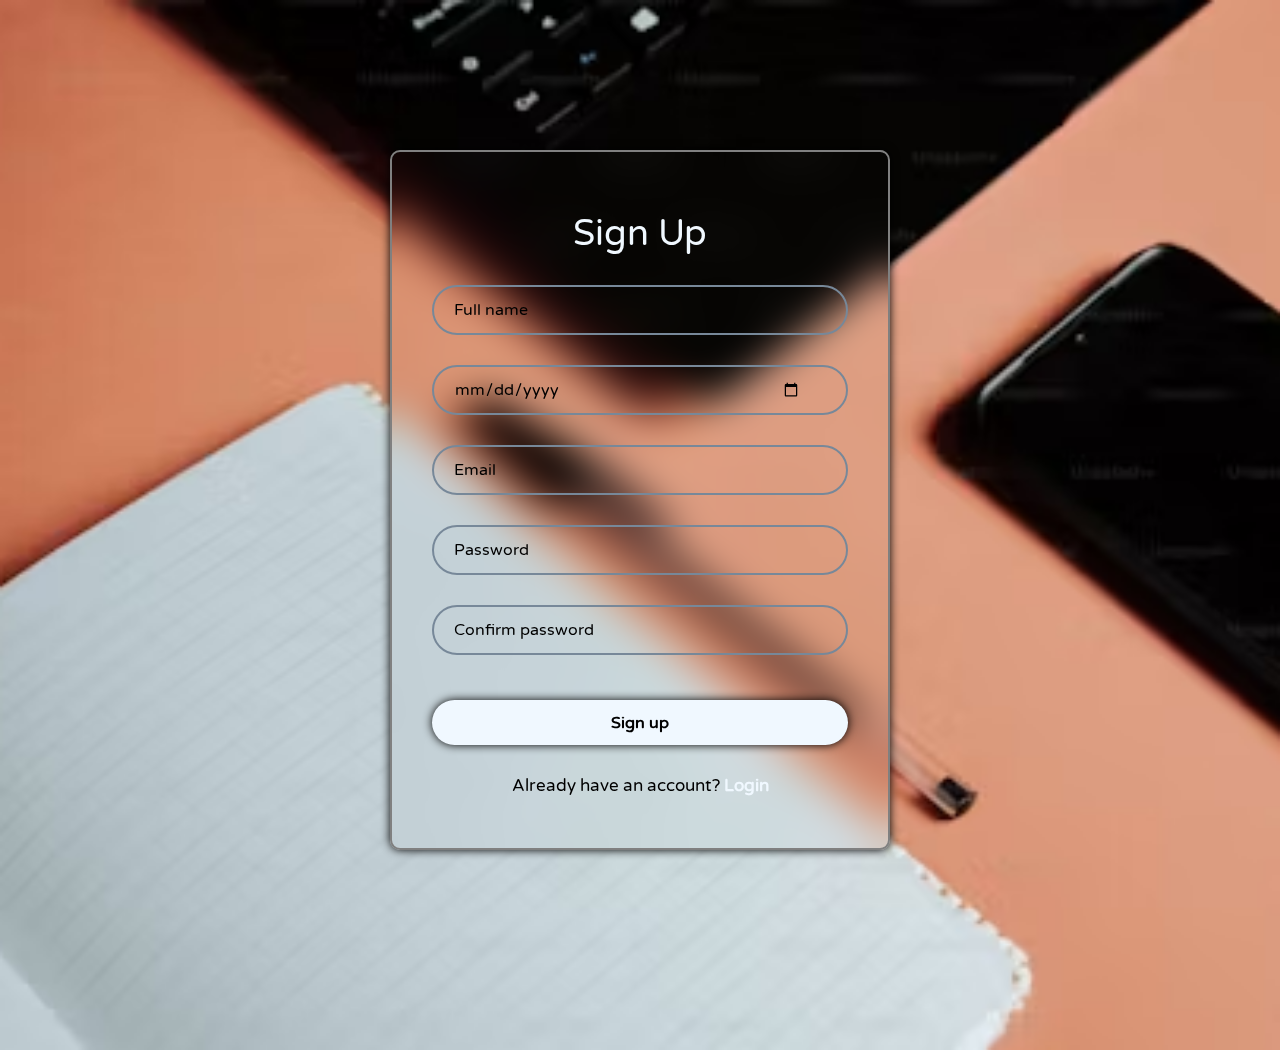
<file: register.html>
<!DOCTYPE html>
<html lang="en">
<head>
    <meta charset="UTF-8">
    <meta name="viewport" content="width=device-width, initial-scale=1.0">
    <title>StudyCatalysts | Sign up</title>
    <link rel="stylesheet" href="column.css">
    <link href='https://unpkg.com/boxicons@2.1.4/css/boxicons.min.css' rel='stylesheet'>
    <link rel="stylesheet" href="register.css">
    <link rel="stylesheet" href="nav.css">
    <link rel="preconnect" href="https://fonts.googleapis.com">
    <link rel="preconnect" href="https://fonts.gstatic.com" crossorigin>
    <link href="https://fonts.googleapis.com/css2?family=Nunito:ital,wght@0,200..1000;1,200..1000&family=Varela+Round&display=swap" rel="stylesheet">
</head>
<body>
    <div class="container">
    <div class="row" style="display: flex; justify-content: center; flex-wrap: wrap";>
    <div class="wrapper col-6 col-s-10">      
        <form action="">
            <h1 class="cacamowie">Sign Up</h1>
            <div class="input-box">
                <input type="text" placeholder="Full name" required>
            </div>
            <div class="input-box">
                <input type="date"placeholder="Date of Birth" required>
            </div>
            <div class="input-box">
                <input type="text"placeholder="Email" required>
            </div>
            <div class="input-box">
                <input type="password" placeholder="Password" required >
            </div>            
            <div class="input-box">
                <input type="password" placeholder="Confirm password" required >
            </div>       
            <button type="submit" class="bth">Sign up</button >
        
            <div class="register-link">
                <p>Already have an account? <a href="#">Login</p>
                
            </div>
        </form>
 
    </div>
</div>
</div>
</body>
</html>
</file>
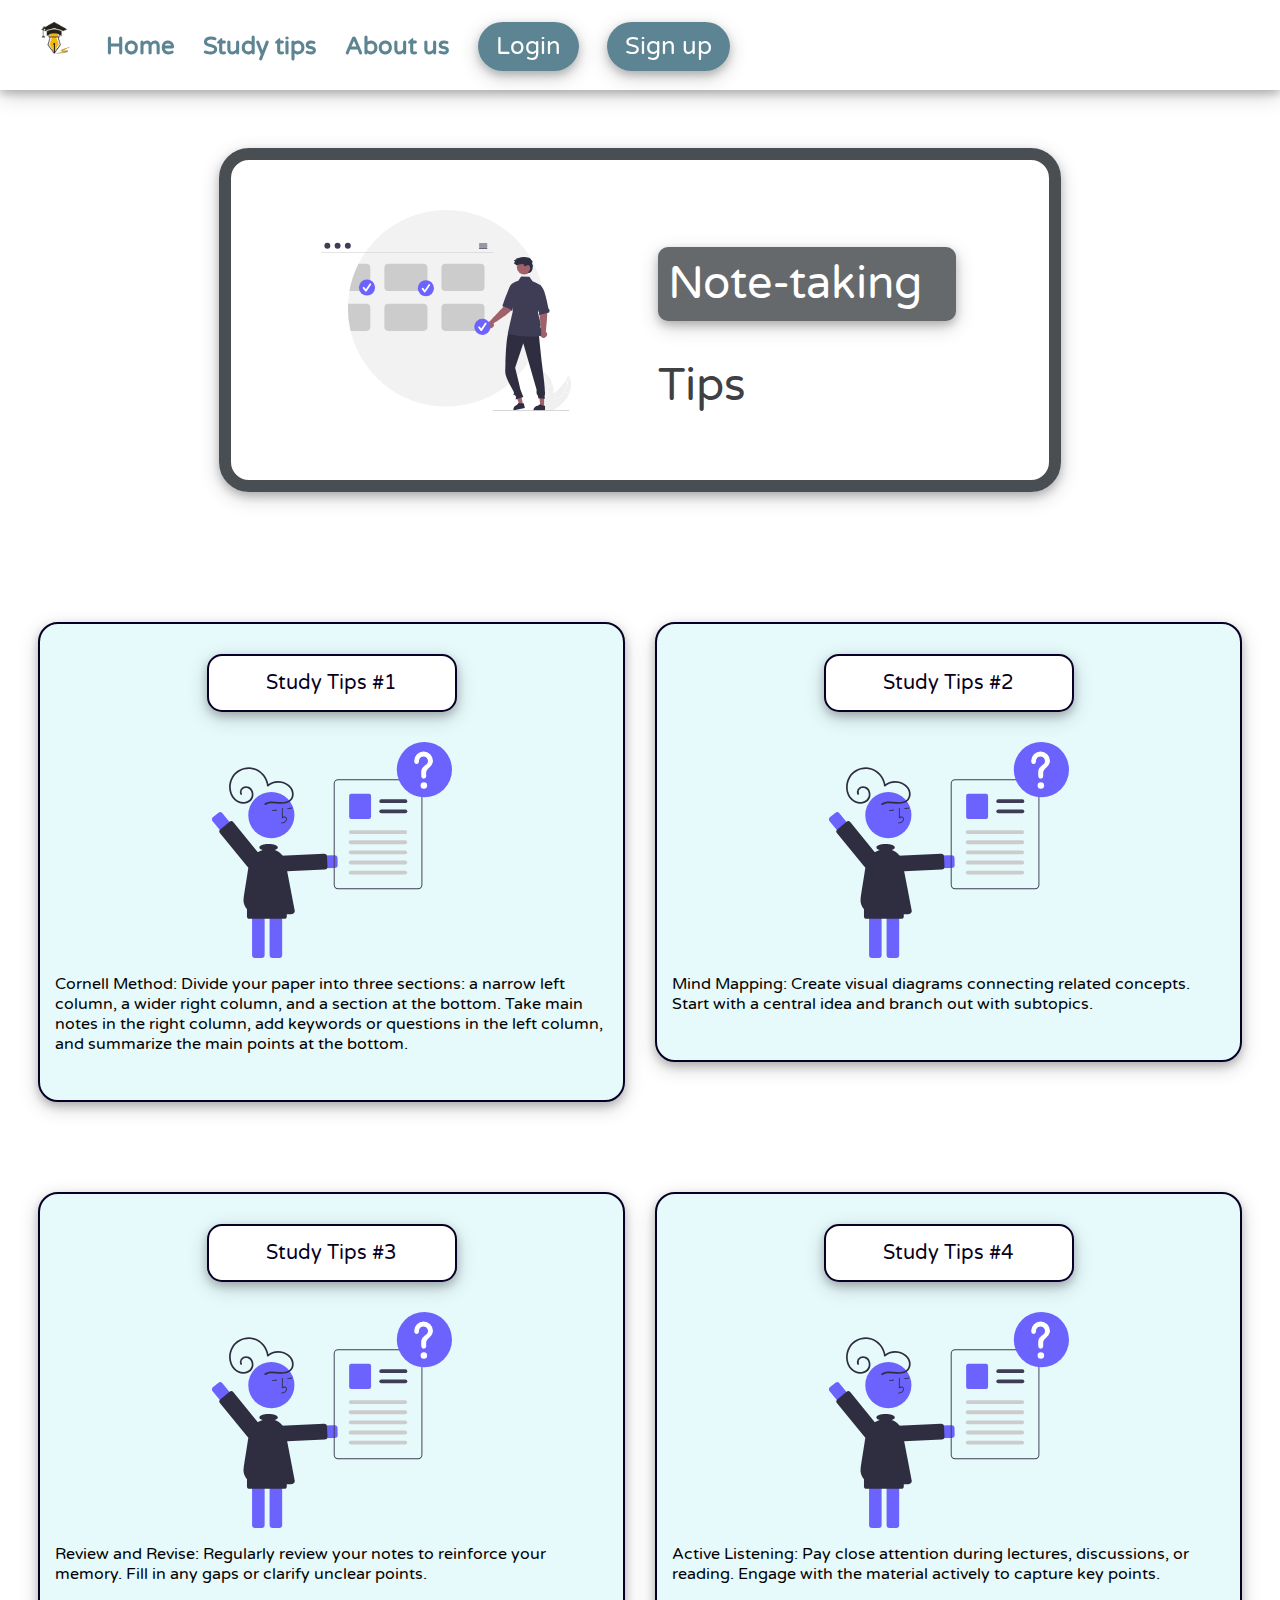
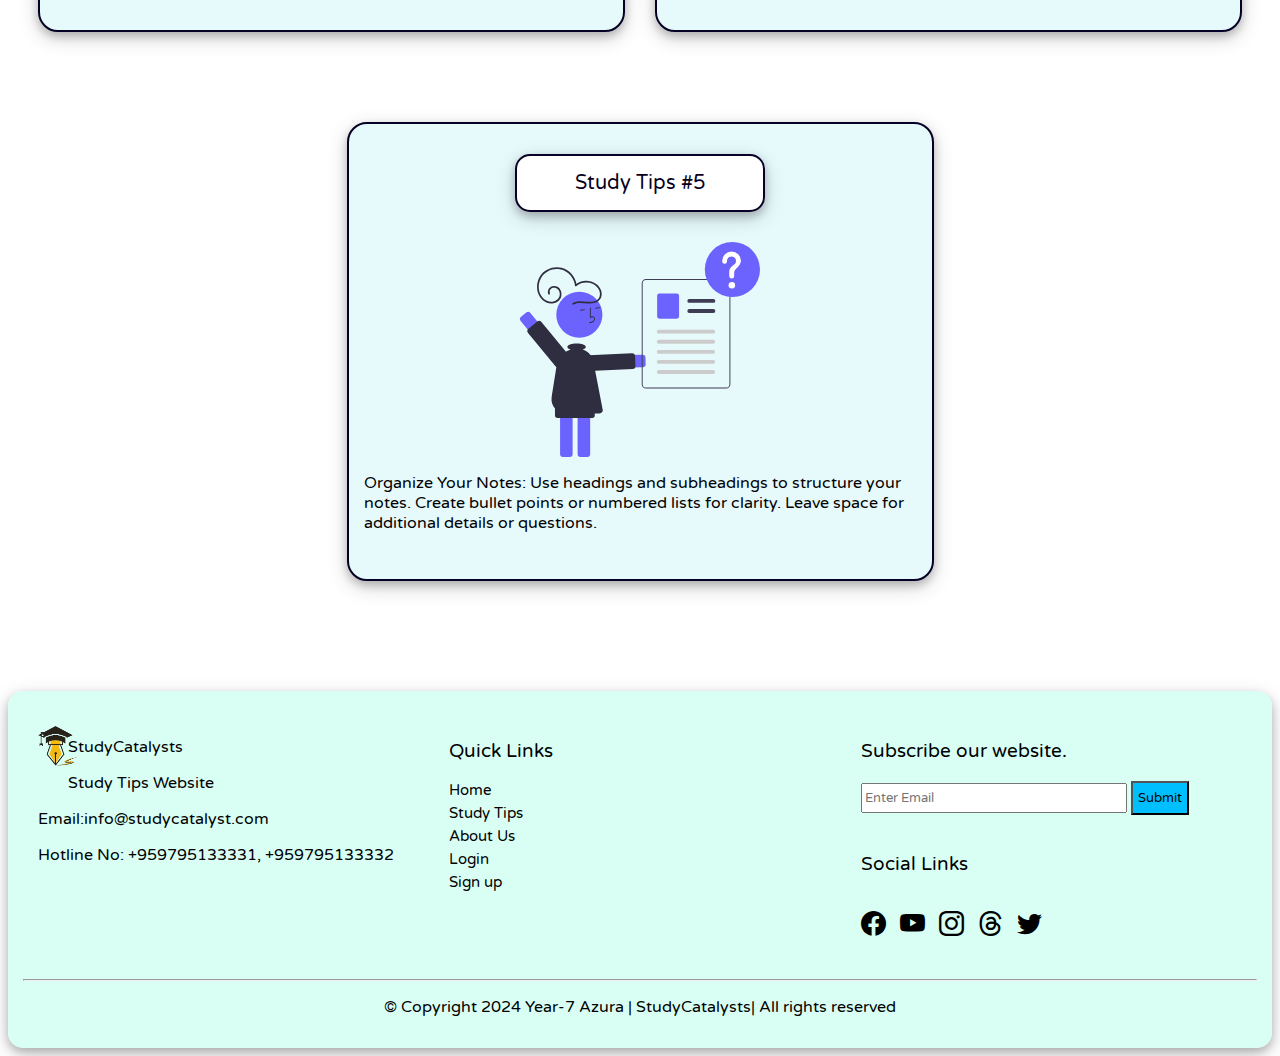
<file: taking-notes.html>
<!DOCTYPE html>
<html lang="en">

<head>
    <meta charset="UTF-8">
    <meta name="viewport" content="width=device-width, initial-scale=1.0">
    <title>StudyCatalysts | Taking notes</title>
    <link rel="stylesheet" href="column.css">
    <link rel="stylesheet" href="daily-study-tips.css">
    <link rel="stylesheet" href="nav.css">
    <link rel="icon" type="image_1/x-icon" href="image_1/logo.png">
    <link rel="stylesheet" href="https://cdn.jsdelivr.net/npm/bootstrap-icons@1.11.1/font/bootstrap-icons.css">

    <link rel="preconnect" href="https://fonts.googleapis.com">
    <link rel="preconnect" href="https://fonts.gstatic.com" crossorigin>
    <link href="https://fonts.googleapis.com/css2?family=Nunito:ital,wght@0,200..1000;1,200..1000&family=Varela+Round&display=swap" rel="stylesheet">
</head>

<body>
    <section>
         <!--Navbar start-->
    <nav class="navbar">
        <ul>
            <li><a href="index.html"><img src="image_1/logo.png" class="logo"></a></li>
            <li><a href="index.html" class="nav_item">Home</a></li>
            <li><a href="studytips_1.html" class="nav_item">Study tips</a></li>
            <li><a href="about_us.html" class="nav_item">About us</a></li>
            <li><a href="login.html" class="login">Login</a></li>
            <li><a href="register.html" class="login">Sign up</a></li>
            <link rel="stylesheet" href="footer.css">
        </ul>
    </nav>
    <!--Navbar end-->
    </section>
    <br><br><br><br><br><br>
    <section>
        <div class="row row2">
            <div class="col-8 con1">
                <div class="row">
                    <div class="col-3 con3">
                        <img src="image_1/Book_20.svg" class="con6" alt="Book-21">
                    </div>
                    <div class="col-5 con7">
                        <h2 class="title1">Note-taking</h2>
                        <h2 class="title2">Tips</h2>
                    </div>
                </div>
            </div>
        </div>
    </section>
    <br><br><br><br><br>
    <div class="study_container">
        <div class="row" style="display:flex;justify-content:center;flex-wrap:wrap;">
            <div class="col-12">
                <div class="row" style="display:flex;justify-content:center;flex-wrap:wrap;">
                    <div class="col-6 col-s-6">
                        <div class="card-container">
                            <div class="header">
                                Study Tips #1
                            </div>
                            <img src="image_1/study4.svg" class="image">
                            <div class="tips">
                                <div class="text">
                                    <p>Cornell Method: Divide your paper into three sections: a narrow left column, a wider right column, and a section at the bottom.
                                        Take main notes in the right column, add keywords or questions in the left column, and summarize the main points at the bottom.
                                        </p>
                                </div>
                            </div>
                        </div>
                    </div>
                    <div class="col-6 col-s-6">
                        <div class="card-container">
                            <div class="header">
                               Study Tips #2
                            </div>
                            <img src="image_1/study4.svg" class="image">
                            <div class="tips">
                                <div class="text">
                                    <p>Mind Mapping: Create visual diagrams connecting related concepts. Start with a central idea and branch out with subtopics.
                                    </p>
                                </div>
                            </div>
                        </div>
                    </div>
                    <div class="col-6 col-s-6">
                        <div class="card-container">
                            <div class="header">
                                Study Tips #3
                            </div>
                            <img src="image_1/study4.svg" class="image">
                            <div class="tips">
                                <div class="text">
                                    <p>Review and Revise: Regularly review your notes to reinforce your memory. Fill in any gaps or clarify unclear points.
                                    </p>
                                </div>
                            </div>
                        </div>
                    </div>
                    <div class="col-6 col-s-6">
                        <div class="card-container">
                            <div class="header">
                               Study Tips #4
                            </div>
                            <img src="image_1/study4.svg" class="image">
                            <div class="tips">
                                <div class="text">
                                    <p>Active Listening: Pay close attention during lectures, discussions, or reading. Engage with the material actively to capture key points.

                                    </p>
                                </div>
                            </div>
                        </div>
                    </div>
                    <div class="col-6 col-s-6">
                        <div class="card-container">
                            <div class="header">
                                Study Tips #5
                            </div>
                            <img src="image_1/study4.svg" class="image">
                            <div class="tips">
                                <div class="text">
                                    <p>Organize Your Notes: Use headings and subheadings to structure your notes. Create bullet points or numbered lists for clarity. Leave space for additional details or questions.

                                    </p>
                                </div>
                            </div>
                        </div>
                    </div>
                </div>
            </div>
        </div>
    </div>
</body>
<footer>
    <div class="row">
        <div class="col-s-4">
            <a href="#" class="logo"><img src="image_1/logo.png" alt="logo" width="40px" height="40px"></a>
            <p>StudyCatalysts</p>
            <p>Study Tips Website</p>
            <p>Email:info@studycatalyst.com</p>
            <p>Hotline No: +959795133331, +959795133332</p>
        </div>
        <div class="col-s-4 footer_link">
            <h3>Quick Links</h3>
            <a href="index.html">Home</a>
                <a href="studytips_1.html">Study Tips</a>
                <a href="about_us.html">About Us</a>
                <a href="login.html">Login</a>
                <a href="register.html">Sign up</a>
        </div>
        <div class="col-s-4 subscribe">
            <h3>Subscribe our website.</h3>
            <div>
                <input type="email" name="email" placeholder="Enter Email"  style="height:30px;width:70%;">
                <button type="submit" style=" padding:7px 5px;background-color:deepskyblue;">Submit</button><br><br>
            </div>
            <h3>Social Links</h3>
            <ul>
                <li><a href="https://www.facebook.com/profile.php?id=61559078489565&mibextid=ZbWKwL" class="bi bi-facebook"></a></li>
                <li><a class="bi bi-youtube"></a></li>
                <li><a class="bi bi-instagram"></a></li>
                <li><a class="bi bi-threads"></a></li>
                <li><a class="bi bi-twitter"></a></li>
            </ul>
        </div>
    </div>
    <hr>
    <p class="copyright">© Copyright 2024 Year-7 Azura | StudyCatalysts| All rights
        reserved</p>
</footer>
</html>
</file>
<file: about_us.css>
.pfirst {
    display: inline-block;
    padding-left: 20px;
    color: black;
}
.title {
    font-size: 80px;
    color: #6d90b6;
    text-align: center;
}
body {
    background-color: #e2efff;
    font-family: "Varela Round", sans-serif;
    font-weight: 400;
    font-style: normal;
}
.container {
    background-color: #ffffff;
    width: 100%;
    height: 730px;
    margin-top: 150px;
    border: 2px solid #8EACCD;
    color: #6d90b6;
    border-radius: 20px;
    display: flex;
    justify-content: center;
    flex-wrap:wrap ;
    box-shadow: 0 4px 8px 0 rgba(0, 0, 0, 0.2), 0 6px 20px 0 rgba(0, 0, 0, 0.19);
    
}
@media screen and (min-width:600px){
   .pfp{width: 60px;}
}
.pfp{
    width: 250px;
    height:280px;
    display: block;
    margin: 25px 25px;
    padding-top: 25px;
}
.logos {
    font-size:40px ;
    margin-left: 80px;
    line-height: 60px;
}
.overlay {
    font-size: 46px;
    text-align:center ;
}
.nameninfo {
    font-size: 15px;
    text-align: center;
    padding:0 10px;
}



.nameninfo > h3 {
    display: flex;
    justify-content: center;
    flex-wrap:wrap ;
}

.goal {
    background-color: #8fbcec;
    color: #ffffff;
    border: 2px solid white;
    height: 200px;
    text-align: center;
    padding: 9px 9px;
    border-radius: 20px;
    box-shadow: 0 4px 8px 0 rgba(0, 0, 0, 0.2), 0 6px 20px 0 rgba(0, 0, 0, 0.19);
    
}
.goal > h2 {
    display: inline-block;
    margin-bottom: 20px;
}


.nameninfo > p {
    text-align: center;
}
</file>
<file: column.css>
* {
    box-sizing: border-box;
    font-family: "Varela Round", sans-serif;
    font-weight: 400;
    font-style: normal;
}
[class*= "col-"] {
    float:left;
    padding:15px;
}
.row::after {
    content:"";
    clear:both;
    display:table;
}
/*For mobile phones*/
[class*="col-"]{
    width: 100%;
}
/*For tablets*/
@media screen and (min-width:600px){
.col-s-1 {width: 8.33%;}
  .col-s-2 {width: 16.66%;}
  .col-s-3 {width: 25%;}
  .col-s-4 {width: 33.33%;}
  .col-s-5 {width: 41.66%;}
  .col-s-6 {width: 50%;}
  .col-s-7 {width: 58.33%;}
  .col-s-8 {width: 66.66%;}
  .col-s-9 {width: 75%;}
  .col-s-10 {width: 83.33%;}
  .col-s-11 {width: 91.66%;}
  .col-s-12 {width: 100%;}
}


/*For desktop*/
@media screen and (min-width:768px){


    .col-1 {width: 8.33%;}
    .col-2 {width: 16.66%;}
    .col-3 {width: 25%;}
    .col-4 {width: 33.33%;}
    .col-5 {width: 41.66%;}
    .col-6 {width: 50%;}
    .col-7 {width: 58.33%;}
    .col-8 {width: 66.66%;}
    .col-9 {width: 75%;}
    .col-10 {width: 83.33%;}
    .col-11 {width: 91.66%;}
    .col-12 {width: 100%;}
}
</file>
<file: nav.css>
nav {
    background-color: #ffffff65;
    height: 90px;
    position: fixed;
    top: 0;
    left: 0;
    right: 0;
    border: 1px solid white;
    box-shadow: 0 4px 8px 0 rgba(0, 0, 0, 0.2), 0 6px 20px 0 rgba(0, 0, 0, 0.19);

}

nav ul li {
    display: inline-block;
    line-height: 60px;
    margin-right: 10px;
}
#check {
    display: none;
}

.checkbtn {
    float: right;
    color: rgb(52, 108, 154);
    font-size: 40px;
    line-height: 75px;
    margin-right: 30px;
    display: none;
}
/*for small devices*/
@media screen and (max-width:678px) {
    .checkbtn {
        display: block;
    }

    nav ul li {
        display: block;
        margin: 30px 0;
    }

    nav ul {
        background-color: rgba(172, 222, 255, 0.404);
        text-align: center;
        padding: 0;
        width: 100%;
        height: 600px;
        position: fixed;
        top: 50px;
        left: -100%;
    }

    #check:checked~ul {
        left: 0;
    }
    .logo{
       display: none;
    }
    .title{font-size: 50px;}
}
.logo{
    width: 30px;
    margin-top: 5px;
    float: left;
    line-height: 60px;
}

nav ul li a {
    text-decoration: none;
    font-size: 24px;
    color: rgb(255, 255, 255);
    margin: 0 7px;
}
.login{
    background-color: #5c8492;
    color: white;
    padding: 10px 18px;
    border-radius: 30px;
    box-shadow: 0 4px 8px 0 rgba(0, 0, 0, 0.2), 0 6px 20px 0 rgba(0, 0, 0, 0.19);
}
.nav_item{
    color:  #5c8492;
    font-weight: bold;
}
</file>
<file: footer.css>
footer {
    background-color:rgba(192, 255, 238, 0.603);
    margin-top: 20px;
    padding: 15px;
    width: 100%;
    border-radius: 15px;
    box-shadow: 0 4px 8px 0 rgba(0, 0, 0, 0.2), 0 6px 20px 0 rgba(0, 0, 0, 0.19);
}
.footer-link {
    display:flex;
    justify-content: center;
    flex-direction: column;
}
.footer_link a{
    display: block;
    font-size: 15px;
    color: black;
    margin:5px 0;
    text-decoration: none;
}
.subscribe {
    display:flex;
    justify-content: center;
    flex-direction: column;
}
.subscribe ul{
    margin-left: 0;
    padding-left: 0;
}
.subscribe ul li{
    display:inline;
    list-style-type: none;
   
}
.col-s-4 .bi {
    font-size: 25px;
    color: black;
    margin-right: 10px;
   
}
h5::first-letter {
    font-size: 20px;
}
.copyright {
    text-align: center;
}
</file>
<file: daily-study-tips.css>
body {
    background-color: #ffffff;
}

.row2 {
    display: flex;
    justify-content: center;
    flex-wrap: wrap;
}

.con1 {
    border: 12px solid rgb(73, 78, 83);
    border-radius: 30px;
    margin-top: 20px;
    box-shadow: 0 4px 8px 0 rgba(0, 0, 0, 0.2), 0 6px 20px 0 rgba(0, 0, 0, 0.19);
}

.con3 {
    margin-left: 60px;
    margin-top: 20px;
}

.con6 {
    width: 250px;
}

.con7 {
    margin-left: 140px;
    margin-top: 20px;
    text-align: left;
    font-size: 30px;
}

.title1 {
    background-color: rgb(101, 105, 107);
    padding: 10px;
    border-radius: 10px;
    color: white;
    box-shadow: 0 4px 8px 0 rgba(0, 0, 0, 0.2), 0 6px 20px 0 rgba(0, 0, 0, 0.19);
}

.title2 {
    color: rgb(62, 64, 66);
}

.card-container {
    background-color: #e6f9fb;
    border-radius: 20px;
    border: none;
    border: 2px solid rgb(5, 0, 37);
    width: 100%;
    padding: 30px 15px;
    margin-bottom: 60px;
    box-shadow: 0 4px 8px 0 rgba(0, 0, 0, 0.2), 0 6px 20px 0 rgba(0, 0, 0, 0.19);
}

.image {
    width: 240px;
    border-radius: 25px;
    display: flex;
    justify-content: center;
    flex-wrap: wrap;
    margin: auto;
    margin-top: 30px;
}

.header {
    background-color: #ffffff;
    border-radius: 15px;
    text-align: center;
    font-size: 20px;
    padding: 15px;
    color: rgb(7, 0, 29);
    border: 2px solid #080027;
    width: 250px;
    top: 0;
    left: 50%;
    margin: auto;
    z-index: 100;
    box-shadow: 0 4px 8px 0 rgba(0, 0, 0, 0.2), 0 6px 20px 0 rgba(0, 0, 0, 0.19);
}
</file>
<file: style.css>
*{
    margin: 0;
    padding: 0;
    box-sizing: border-box;
    font-family: "Poppins" sans-serif;
    
}
body{
    display: flex;
    justify-content: center;
    align-items: center;
    min-height: 100vh;
    background: url(image_1/login_background.avif) no-repeat;
    background-size: cover;
    background-position: center;
    font-family: "Varela Round", sans-serif;
    font-weight: bold;
    font-style: normal;
}
.wrapper{
    height: 500px;
    width: 469px;
    background:transparent;
    border: 2px solid gray;
    backdrop-filter: blur(20px);
    box-shadow: 0 0  10px black;
    color: aliceblue;
    border-radius: 10px;
    padding: 30px 40px;
    color: black;
}
.wrapper h1{
    font-size: 36px;
    text-align: center;
}
.wrapper .input-box{
    width: 100%;
    height: 50px;
    margin: 30px 0;
}
.input-box input{
    width: 100%;
    height: 100%;
    background:transparent;
    border:none;
    outline: none;
    border: 2px solid lightslategray;
    border-radius: 40px;    
    font-size: 16px;
    color:black;
    padding: 20px 45px 20px 20px;
}
.input-box input::placeholder{
    color: black;
}
.wrapper .remember-forgot{
    display: flex;
    justify-content: space-between;
    font-size: 16px;
    margin: 15px 10px 20px;
}
.remember-forgot label input{
    accent-color: #fff;
    margin-right: 3px;

}
.remember-forgot a{
    color: aliceblue;
    text-decoration: none;
}
.remember-forgot a:hover{
    text-decoration: underline  ;
}
.wrapper .bth{
    width: 100%;
    height: 45px;
    background: aliceblue;
    border:none;
    outline: none;
    border-radius: 40px;
    box-shadow: 0 0 10px black;
    cursor: pointer;
    font-size: 16px;
    color: black;
    font-weight: 600;
    margin-top: 15px;
}
.wrapper .register-link{
    font-size: 17px;
    text-align: center;
    margin-top: 30px;
}
.register-link p a{
    color: aliceblue;
    text-decoration: none;
    font-weight: 600;
}
.register-link p a:hover{
    text-decoration: underline;
    }
.cacamowie{
    padding-top: 30px;
}
</file>
<file: register.css>
*{
    margin: 0;
    padding: 0;
    box-sizing: border-box;
    font-family: "Poppins" sans-serif;
    
}
body{
    min-height: 100vh;
    background: url(image_1/register_background.avif) no-repeat;
    background-size: cover;
    background-position: center;
    font-family: "Varela Round", sans-serif;
    font-weight: bold;
    font-style: normal;
}
.wrapper{
    height: 700px;
    width: 500px;
    background:transparent;
    border: 2px solid gray;
    backdrop-filter: blur(20px);
    box-shadow: 0 0  10px black;
    color: aliceblue;
    border-radius: 10px;
    padding: 30px 40px;
    color: black;
}
.wrapper h1{
    font-size: 36px;
    text-align: center;
}
.wrapper .input-box{
    width: 100%;
    height: 50px;
    margin: 30px 0;
}
.input-box input{
    width: 100%;
    height: 100%;
    background:transparent;
    border:none;
    outline: none;
    border: 2px solid lightslategray;
    border-radius: 40px;    
    font-size: 16px;
    color:black;
    padding: 20px 45px 20px 20px;
}
.input-box input::placeholder{
    color: black;
}
.wrapper .remember-forgot{
    display: flex;
    justify-content: space-between;
    font-size: 16px;
    margin: 15px 10px 20px;
}
.remember-forgot label input{
    accent-color: #fff;
    margin-right: 3px;

}
.remember-forgot a{
    color: aliceblue;
    text-decoration: none;
}
.remember-forgot a:hover{
    text-decoration: underline  ;
}
.wrapper .bth{
    width: 100%;
    height: 45px;
    background: aliceblue;
    border:none;
    outline: none;
    border-radius: 40px;
    box-shadow: 0 0 10px black;
    cursor: pointer;
    font-size: 16px;
    color: black;
    font-weight: 600;
    margin-top: 15px;
}
.wrapper .register-link{
    font-size: 17px;
    text-align: center;
    margin-top: 30px;
}
.register-link p a{
    color: aliceblue;
    text-decoration: none;
    font-weight: 600;
}
.register-link p a:hover{
    text-decoration: underline;
    }
.cacamowie{
    padding-top: 30px;
    color: aliceblue;
}
.container{
    margin-top: 150px;
}
</file>
